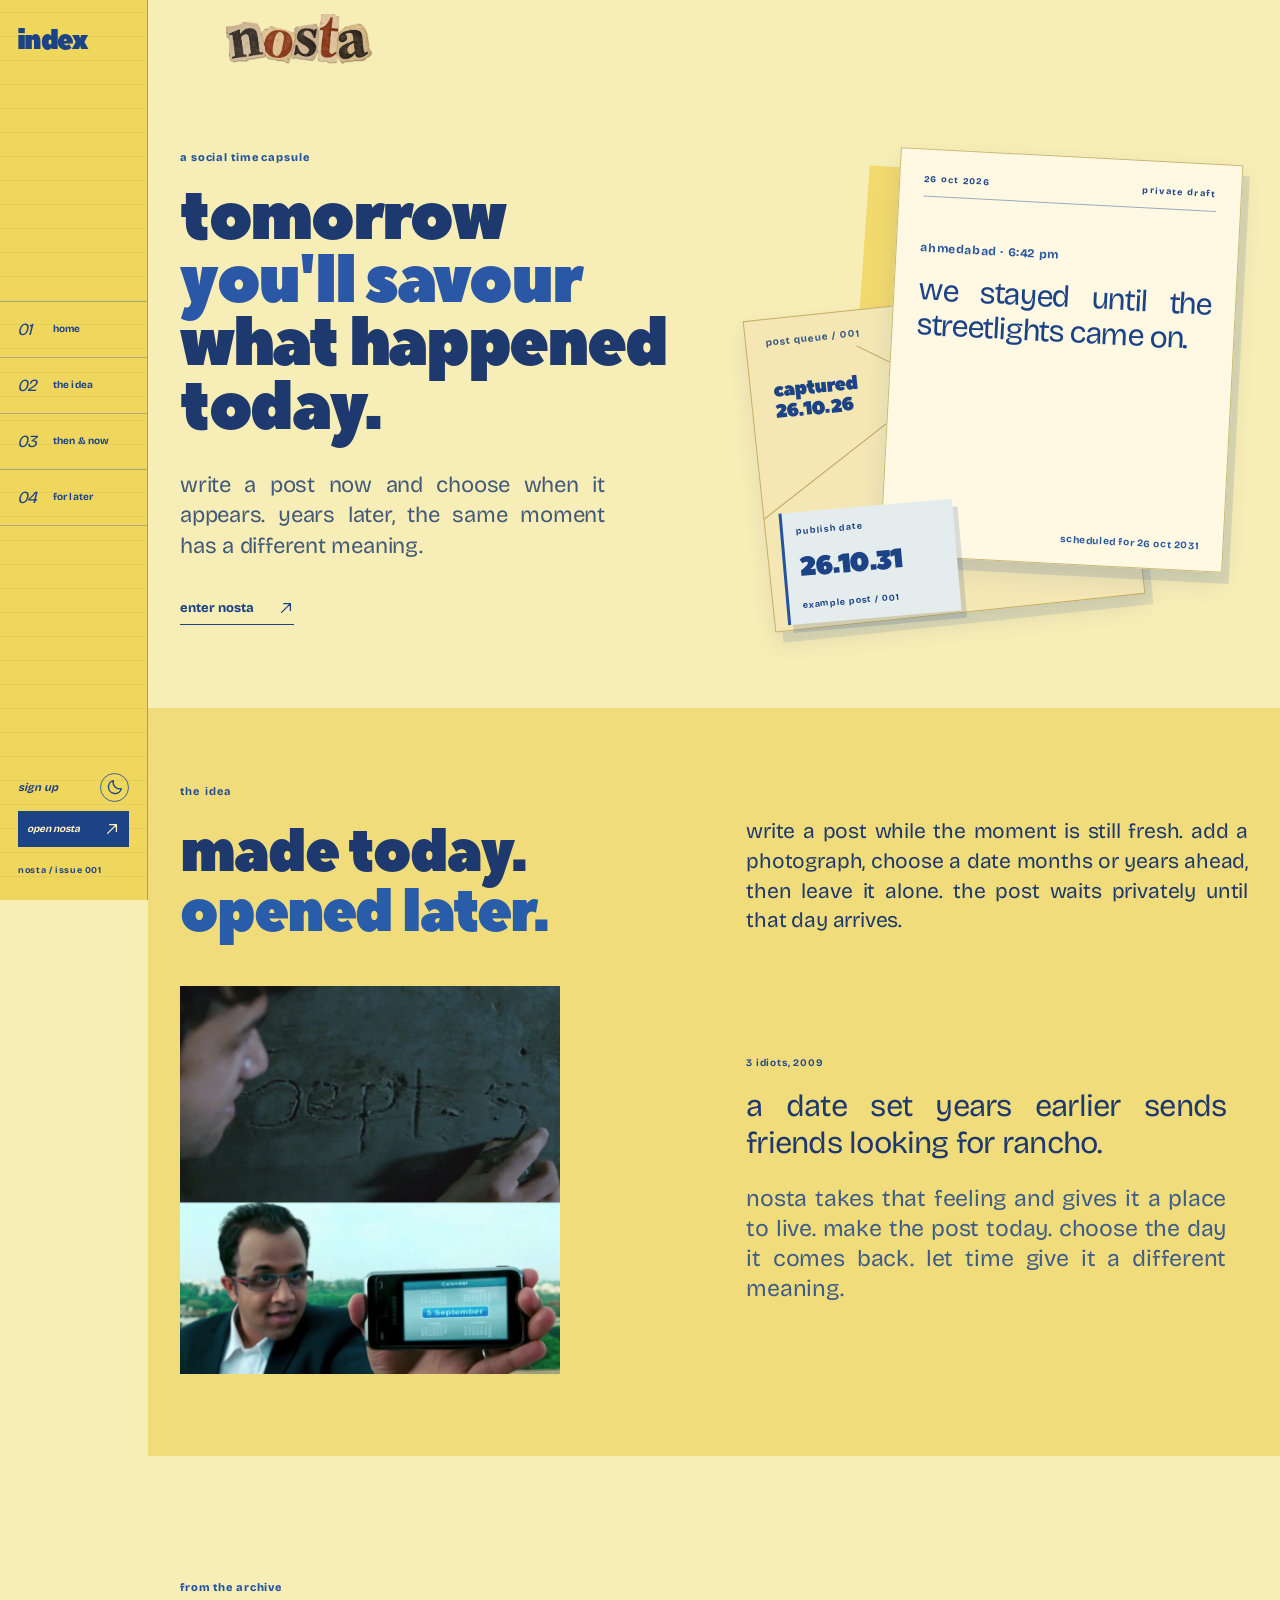
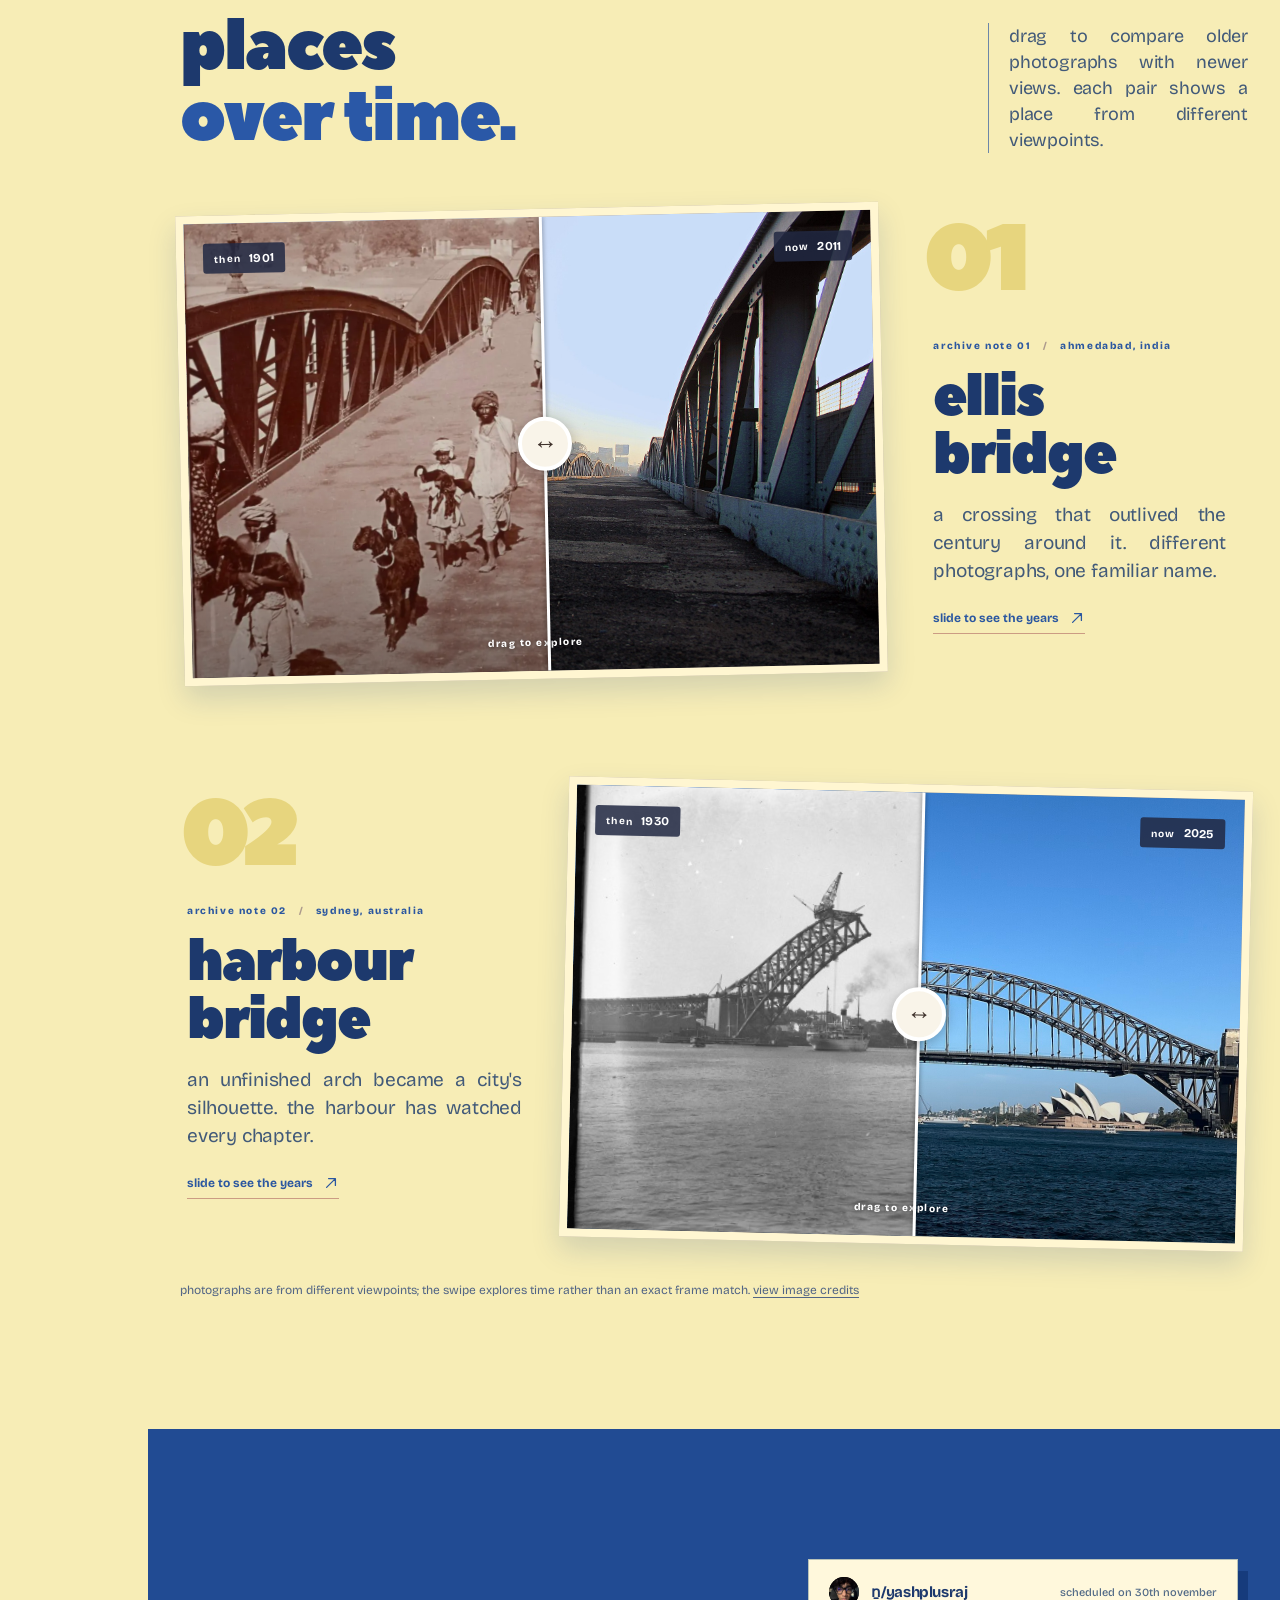
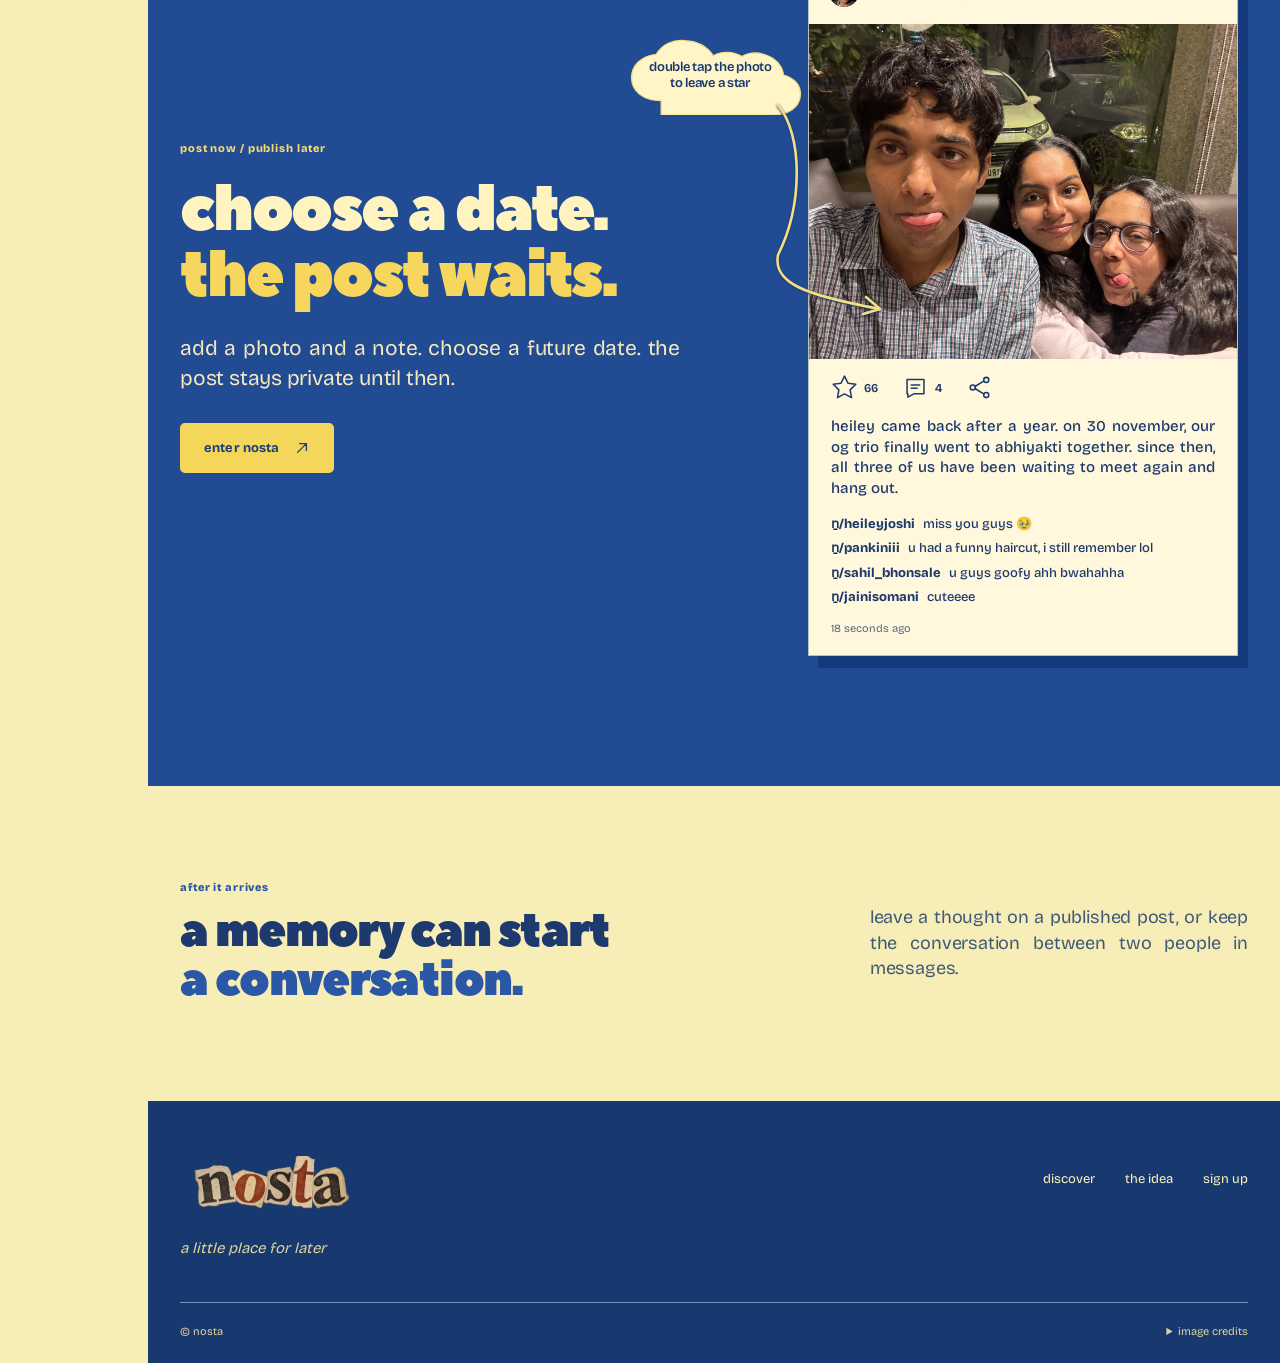
<file: public-site/index.html>
<!doctype html>
<html lang="en">
<head>
  <meta charset="utf-8">
  <meta name="viewport" content="width=device-width, initial-scale=1">
  <meta name="theme-color" content="#f7edb6">
  <meta name="description" content="nosta is a place to capture today and rediscover tomorrow.">
  <title>nosta</title>
  <link rel="icon" href="./favicon.svg" type="image/svg+xml">
  <script src="./theme.js"></script>
  <link rel="stylesheet" href="./styles.css?v=11">
  <link rel="stylesheet" href="./palette.css?v=2">
  <script src="./main.js?v=3" defer></script>
</head>
<body>
<div class="loading-screen" role="status" aria-live="polite" aria-label="loading nosta">
  <span class="loading-mark"><img src="./assets/nosta-newspaper-logo.png" alt="nosta"></span>
  <span class="loading-caption">a little place for later</span>
  <span class="loading-track" aria-hidden="true"><span></span></span>
</div>
<aside class="theme-rail" aria-label="explore nosta">
  <div class="theme-rail-title"><span>index</span></div>
  <nav class="theme-rail-nav" aria-label="page sections">
    <a href="#top"><span class="rail-number" aria-hidden="true">01</span><span class="rail-label">home</span></a>
    <a href="#the-idea"><span class="rail-number" aria-hidden="true">02</span><span class="rail-label">the idea</span></a>
    <a href="#discover"><span class="rail-number" aria-hidden="true">03</span><span class="rail-label">then & now</span></a>
    <a href="#your-future"><span class="rail-number" aria-hidden="true">04</span><span class="rail-label">for later</span></a>
  </nav>
  <div class="theme-rail-bottom"><div class="rail-controls"><a class="rail-signin" href="./waitlist.html">sign up</a><button class="theme-toggle" type="button" data-theme-toggle aria-label="switch to dark theme" aria-pressed="false" title="switch to dark theme"><span class="theme-icon theme-icon-moon" aria-hidden="true"><svg viewBox="0 0 24 24" width="18" height="18" fill="none" stroke="currentColor" stroke-width="1.8" stroke-linecap="round" stroke-linejoin="round" focusable="false"><path d="M20.4 14.2A8.7 8.7 0 0 1 9.8 3.6 8.7 8.7 0 1 0 20.4 14.2Z"/></svg></span><span class="theme-icon theme-icon-sun" aria-hidden="true"><svg viewBox="0 0 24 24" width="18" height="18" fill="none" stroke="currentColor" stroke-width="1.8" stroke-linecap="round" focusable="false"><circle cx="12" cy="12" r="4"/><path d="M12 2v2M12 20v2M4.93 4.93l1.42 1.42m11.3 11.3 1.42 1.42M2 12h2m16 0h2M4.93 19.07l1.42-1.42m11.3-11.3 1.42-1.42"/></svg></span></button></div><a class="rail-join" href="./waitlist.html">open nosta <svg aria-hidden="true" focusable="false" width="16" height="16" viewBox="0 0 20 20" fill="none"><path d="M4.5 15.5 15.5 4.5M7 4.5h8.5V13" stroke="currentColor" stroke-width="1.6" stroke-linecap="round" stroke-linejoin="round"/></svg></a><small>nosta / issue 001</small></div>
</aside>
<main class="site-shell">
  <header class="site-header" id="top">
    <a class="header-logo" href="./index.html" aria-label="nosta home"><span class="nosta-logo"><img src="./assets/nosta-newspaper-logo.png" alt="nosta"></span></a>
    <div class="mobile-header-actions"><a href="./waitlist.html">sign up</a><button class="theme-toggle" type="button" data-theme-toggle aria-label="switch to dark theme" aria-pressed="false" title="switch to dark theme"><span class="theme-icon theme-icon-moon" aria-hidden="true"><svg viewBox="0 0 24 24" width="18" height="18" fill="none" stroke="currentColor" stroke-width="1.8" stroke-linecap="round" stroke-linejoin="round" focusable="false"><path d="M20.4 14.2A8.7 8.7 0 0 1 9.8 3.6 8.7 8.7 0 1 0 20.4 14.2Z"/></svg></span><span class="theme-icon theme-icon-sun" aria-hidden="true"><svg viewBox="0 0 24 24" width="18" height="18" fill="none" stroke="currentColor" stroke-width="1.8" stroke-linecap="round" focusable="false"><circle cx="12" cy="12" r="4"/><path d="M12 2v2M12 20v2M4.93 4.93l1.42 1.42m11.3 11.3 1.42 1.42M2 12h2m16 0h2M4.93 19.07l1.42-1.42m11.3-11.3 1.42-1.42"/></svg></span></button></div>
  </header>

  <section class="hero section-wrap" aria-labelledby="hero-title">
    <div class="hero-copy">
      <p class="eyebrow">a social time capsule</p>
      <h1 id="hero-title">tomorrow<br><em>you'll savour</em><br>what happened today.</h1>
      <p class="hero-description">write a post now and choose when it appears. years later, the same moment has a different meaning.</p>
      <a class="hero-enter" href="./waitlist.html">enter nosta <svg aria-hidden="true" focusable="false" width="16" height="16" viewBox="0 0 20 20" fill="none"><path d="M4.5 15.5 15.5 4.5M7 4.5h8.5V13" stroke="currentColor" stroke-width="1.6" stroke-linecap="round" stroke-linejoin="round"/></svg></a>
    </div>
    <div class="hero-art" aria-hidden="true">
      <div class="hero-envelope"><span class="envelope-mark">post queue / 001</span><span class="envelope-address">captured<br>26.10.26</span></div>
      <div class="hero-letter"><div class="letter-top"><span>26 oct 2026</span><span>private draft</span></div><p class="letter-salutation">ahmedabad · 6:42 pm</p><p class="letter-body">we stayed until the streetlights came on.</p><span class="letter-signature">scheduled for 26 oct 2031</span></div>
      <div class="hero-ticket"><span>publish date</span><strong>26.10.31</strong><small>example post / 001</small></div>
    </div>
  </section>

  <section class="intro-strip" id="the-idea" aria-labelledby="idea-title">
    <div class="section-wrap intro-strip-inner">
      <div class="intro-lead"><span class="intro-number">the idea</span><h2 id="idea-title">made today.<br><em>opened later.</em></h2></div>
      <div class="intro-copy"><p>write a post while the moment is still fresh. add a photograph, choose a date months or years ahead, then leave it alone. the post waits privately until that day arrives.</p></div>
      <figure class="intro-film">
        <img src="./assets/three-idiots-september-5.jpg" alt="two scenes from 3 idiots: september 5 marked on a wall and shown on a phone calendar" width="800" height="818" loading="lazy">
        <figcaption><span>3 idiots, 2009</span><p>a date set years earlier sends friends looking for rancho.</p><p>nosta takes that feeling and gives it a place to live. make the post today. choose the day it comes back. let time give it a different meaning.</p></figcaption>
      </figure>
    </div>
  </section>

  <section class="discover-section section-wrap" id="discover" aria-labelledby="discover-title">
    <div class="section-heading"><div><p class="eyebrow">from the archive</p><h2 id="discover-title">places<br><em>over time.</em></h2></div><p>drag to compare older photographs with newer views. each pair shows a place from different viewpoints.</p></div>
    <article class="story-card story-card-featured">
      <div class="comparison" data-comparison role="group" aria-label="ellis bridge: compare 1901 and 2011">
        <img class="comparison-image comparison-after" src="./assets/ellis-2011.jpg" alt="ellis bridge in ahmedabad, photographed in 2011" draggable="false">
        <img class="comparison-image comparison-before" src="./assets/ellis-1901.webp" alt="ellis bridge in ahmedabad, photographed around 1901" draggable="false">
        <span class="comparison-pill comparison-pill-before">then <strong>1901</strong></span><span class="comparison-pill comparison-pill-after">now <strong>2011</strong></span>
        <input class="comparison-range" type="range" min="0" max="100" value="52" aria-label="reveal ellis bridge in 1901 or 2011">
        <span class="comparison-divider" aria-hidden="true"></span><span class="comparison-handle" aria-hidden="true">↔</span><span class="comparison-help" aria-hidden="true">drag to explore</span>
      </div>
      <div class="story-details"><div class="story-index">archive note 01 <span>/</span> ahmedabad, india</div><h3>ellis<br>bridge</h3><p>a crossing that outlived the century around it. different photographs, one familiar name.</p><span class="story-tag">slide to see the years <svg aria-hidden="true" focusable="false" width="16" height="16" viewBox="0 0 20 20" fill="none"><path d="M4.5 15.5 15.5 4.5M7 4.5h8.5V13" stroke="currentColor" stroke-width="1.6" stroke-linecap="round" stroke-linejoin="round"/></svg></span></div>
    </article>
    <article class="story-card story-card-secondary">
      <div class="story-details"><div class="story-index">archive note 02 <span>/</span> sydney, australia</div><h3>harbour<br>bridge</h3><p>an unfinished arch became a city's silhouette. the harbour has watched every chapter.</p><span class="story-tag">slide to see the years <svg aria-hidden="true" focusable="false" width="16" height="16" viewBox="0 0 20 20" fill="none"><path d="M4.5 15.5 15.5 4.5M7 4.5h8.5V13" stroke="currentColor" stroke-width="1.6" stroke-linecap="round" stroke-linejoin="round"/></svg></span></div>
      <div class="comparison" data-comparison role="group" aria-label="sydney harbour bridge: compare 1930 and 2025">
        <img class="comparison-image comparison-after" src="./assets/sydney-2025.jpg" alt="sydney harbour bridge photographed in october 2025" draggable="false">
        <img class="comparison-image comparison-before" src="./assets/sydney-1930.jpg" alt="sydney harbour bridge under construction in may 1930" draggable="false">
        <span class="comparison-pill comparison-pill-before">then <strong>1930</strong></span><span class="comparison-pill comparison-pill-after">now <strong>2025</strong></span>
        <input class="comparison-range" type="range" min="0" max="100" value="52" aria-label="reveal sydney harbour bridge in 1930 or 2025">
        <span class="comparison-divider" aria-hidden="true"></span><span class="comparison-handle" aria-hidden="true">↔</span><span class="comparison-help" aria-hidden="true">drag to explore</span>
      </div>
    </article>
    <p class="image-context">photographs are from different viewpoints; the swipe explores time rather than an exact frame match. <a href="#image-credits">view image credits</a></p>
  </section>

  <section class="future-section" id="your-future" aria-labelledby="future-title"><div class="section-wrap future-grid">
    <div class="future-copy"><p class="eyebrow eyebrow-light">post now / publish later</p><h2 id="future-title">choose a date.<br><em>the post waits.</em></h2><p>add a photo and a note. choose a future date. the post stays private until then.</p><a class="button-light" href="./waitlist.html">enter nosta <svg aria-hidden="true" focusable="false" width="16" height="16" viewBox="0 0 20 20" fill="none"><path d="M4.5 15.5 15.5 4.5M7 4.5h8.5V13" stroke="currentColor" stroke-width="1.6" stroke-linecap="round" stroke-linejoin="round"/></svg></a></div>
    <div class="post-demo">
    <div class="post-demo-note" aria-hidden="true"><span class="post-demo-cloud"><svg viewBox="0 0 230 112" preserveAspectRatio="none"><path d="M54 92C32 92 17 79 17 60c0-18 13-31 31-33C55 13 69 6 84 8c16 1 28 9 35 21 11-7 25-6 36 1 8-5 18-6 27-3 15 5 23 16 25 29 13 4 21 14 21 27 0 18-15 29-35 29H54Z"/></svg><span>double tap the photo<br>to leave a star</span></span><svg class="post-demo-arrow" viewBox="0 0 170 230" preserveAspectRatio="none" fill="none"><path d="M10 10C35 40 35 110 10 160C5 188 36 200 112 214"/><path d="m112 214-14-12M112 214l-17 5"/></svg><svg class="post-demo-arrow-mobile" viewBox="0 0 100 175" fill="none"><path d="M12 8C64 34 88 79 59 151"/><path d="m59 151-11-16M59 151l17-8"/></svg></div>
    <article class="post-preview" aria-label="example of a nosta post">
      <header class="post-preview-header"><span class="post-profile" aria-hidden="true"><img src="./assets/nosta-yash-profile.jpg" alt=""></span><span class="post-username">ṉ/yashplusraj</span><span class="post-scheduled">scheduled on 30th november</span></header>
      <div class="post-preview-photo" role="img" aria-label="three friends together at abhiyakti. double tap to leave a star." title="double tap to leave a star">
        <img src="./assets/nosta-trio-abhiyakti.jpg" alt="" loading="lazy">
        <span class="post-star-burst" aria-hidden="true"><svg viewBox="0 0 32 32"><path d="m16 2.5 4.1 8.4 9.3 1.3-6.7 6.6 1.6 9.2L16 23.6 7.7 28l1.6-9.2-6.7-6.6 9.3-1.3L16 2.5Z"/></svg></span>
      </div>
      <div class="post-preview-actions" aria-label="post actions">
        <button class="post-action post-action-star" type="button" data-star-button data-count="66" aria-label="star this post" aria-pressed="false"><svg class="star-icon" viewBox="0 0 32 32" aria-hidden="true"><path d="m16 2.5 4.1 8.4 9.3 1.3-6.7 6.6 1.6 9.2L16 23.6 7.7 28l1.6-9.2-6.7-6.6 9.3-1.3L16 2.5Z"/></svg><span class="post-action-count" hidden></span></button>
        <button class="post-action" type="button" data-post-action="comment" data-count="4" aria-label="view 4 comments"><svg viewBox="0 0 32 32" aria-hidden="true"><path d="M6 6.5h20v17H14l-7 4v-4H6z"/><path d="M11 13h10M11 17h7"/></svg><span class="post-action-count" hidden></span></button>
        <button class="post-action" type="button" data-post-action="share" data-count="0" aria-label="share this post"><svg viewBox="0 0 32 32" aria-hidden="true"><circle cx="8" cy="16" r="3"/><circle cx="24" cy="7" r="3"/><circle cx="24" cy="25" r="3"/><path d="m11 14.5 10-6M11 17.5l10 6"/></svg><span class="post-action-count" hidden></span></button>
      </div>
      <div class="post-preview-content"><p class="post-preview-caption">heiley came back after a year. on 30 november, our og trio finally went to abhiyakti together. since then, all three of us have been waiting to meet again and hang out.</p><div class="post-preview-comments" aria-label="comments on this post" tabindex="-1"><p><strong>ṉ/heileyjoshi</strong> miss you guys 🥹</p><p><strong>ṉ/pankiniii</strong> u had a funny haircut, i still remember lol</p><p><strong>ṉ/sahil_bhonsale</strong> u guys goofy ahh bwahahha</p><p><strong>ṉ/jainisomani</strong> cuteeee</p></div><p class="post-preview-time">18 seconds ago</p><p class="post-preview-feedback" role="status" aria-live="polite" hidden></p></div>
    </article>
    </div>
    <a class="future-mobile-cta button-light" href="./waitlist.html">enter nosta <svg aria-hidden="true" focusable="false" width="16" height="16" viewBox="0 0 20 20" fill="none"><path d="M4.5 15.5 15.5 4.5M7 4.5h8.5V13" stroke="currentColor" stroke-width="1.6" stroke-linecap="round" stroke-linejoin="round"/></svg></a>
  </div></section>

  <section class="connection-section section-wrap" aria-labelledby="connection-title"><div><p class="eyebrow">after it arrives</p><h2 id="connection-title">a memory can start<br><em>a conversation.</em></h2></div><p>leave a thought on a published post, or keep the conversation between two people in messages.</p></section>

  <footer class="site-footer" id="image-credits"><div class="section-wrap footer-main"><div><span class="nosta-logo"><img src="./assets/nosta-newspaper-logo.png" alt="nosta"></span><p>a little place for later</p></div><div class="footer-links"><a href="#discover">discover</a><a href="#the-idea">the idea</a><a href="./waitlist.html">sign up</a></div></div><div class="section-wrap footer-credits"><span>© nosta</span><details><summary>image credits</summary><p><em>3 idiots</em> film scenes: © <a href="https://vinodchoprafilms.com/movies/3-idiots/" target="_blank" rel="noreferrer">vinod chopra films</a>; image composition from a <a href="https://www.linkedin.com/posts/rudranilbhattacharjee_3idiots-agenticai-softwareengineering-activity-7369716349708787715-qBpE" target="_blank" rel="noreferrer">public post</a>. ellis bridge, 1901: <a href="https://oldpik.com/en/picture/_QdSI2jMEpo" target="_blank" rel="noreferrer">oldpik collection</a>. ellis bridge, 2011: <a href="https://commons.wikimedia.org/wiki/File:Old_bridge_of_ahmedabad.JPG" target="_blank" rel="noreferrer">glitterchirag / wikimedia commons</a>, cc by-sa 3.0. sydney, 1930: <a href="https://commons.wikimedia.org/wiki/File:Sydney_Harbour_Bridge_under_construction_(7606868638).jpg" target="_blank" rel="noreferrer">samuel j. hood studio / australian national maritime museum</a>. sydney, 2025: <a href="https://commons.wikimedia.org/wiki/File:Sydney_Harbour_Bridge-16_October_2025.jpg" target="_blank" rel="noreferrer">servite et contribuere / wikimedia commons</a>, cc0.</p></details></div></footer>
</main>
</body>
</html>
</file>
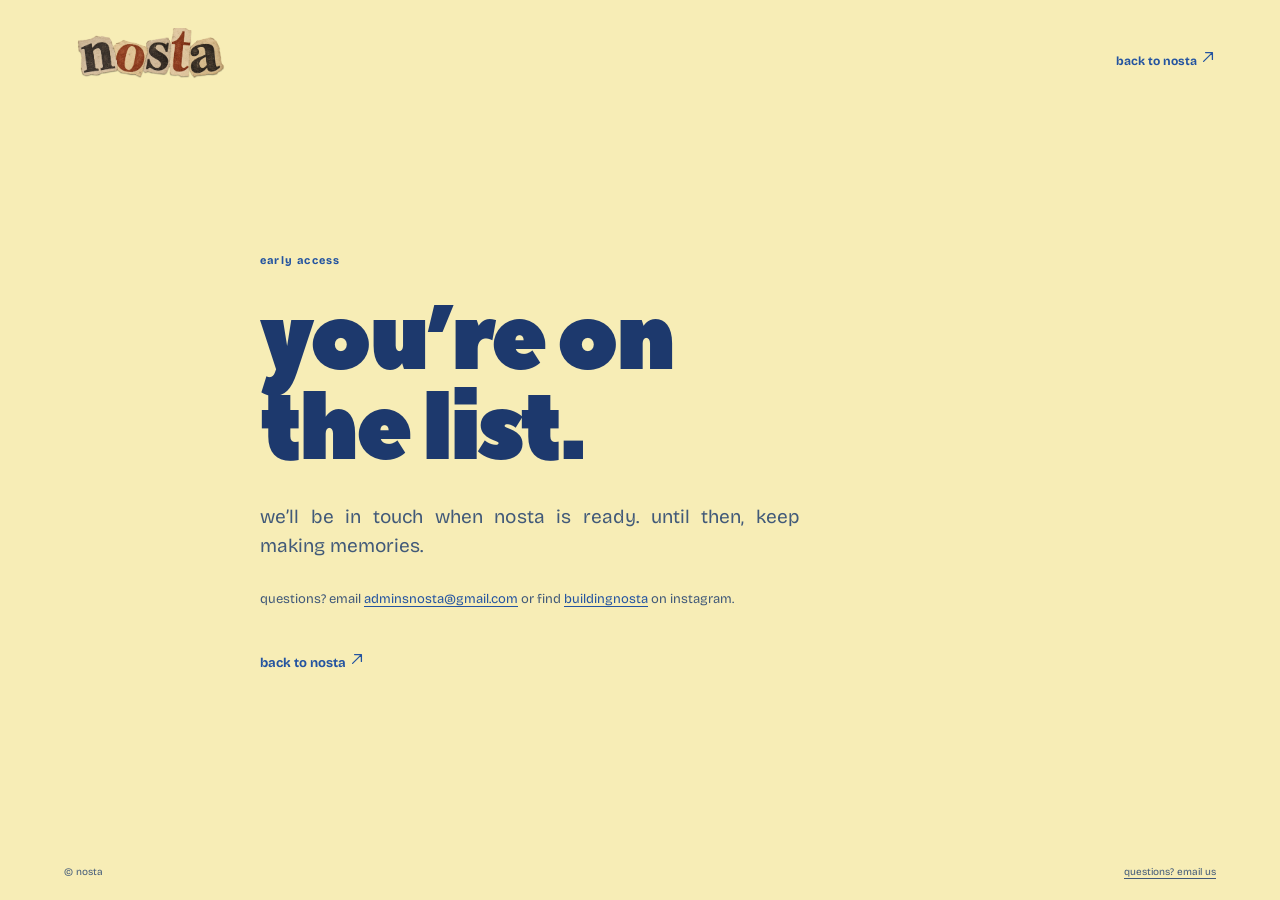
<file: public-site/thanks.html>
<!doctype html>
<html lang="en">
<head>
  <meta charset="utf-8">
  <meta name="viewport" content="width=device-width, initial-scale=1">
  <meta name="theme-color" content="#f7edb6">
  <meta name="description" content="thanks for joining the nosta waitlist.">
  <title>nosta</title>
  <link rel="icon" href="./favicon.svg" type="image/svg+xml">
  <script src="./theme.js"></script>
  <link rel="stylesheet" href="./styles.css">
  <link rel="stylesheet" href="./palette.css">
  <link rel="stylesheet" href="./waitlist.css">
</head>
<body class="waitlist-body">
  <header class="waitlist-header">
    <a href="./index.html" aria-label="nosta home"><span class="nosta-logo"><img src="./assets/nosta-newspaper-logo.png" alt="nosta"></span></a>
    <a class="waitlist-back" href="./index.html">back to nosta <svg aria-hidden="true" focusable="false" width="16" height="16" viewBox="0 0 20 20" fill="none"><path d="M4.5 15.5 15.5 4.5M7 4.5h8.5V13" stroke="currentColor" stroke-width="1.6" stroke-linecap="round" stroke-linejoin="round"/></svg></a>
  </header>
  <main class="thanks-main">
    <p class="waitlist-eyebrow">early access</p>
    <h1>you’re on<br>the list.</h1>
    <p>we’ll be in touch when nosta is ready. until then, keep making memories.</p>
    <p class="thanks-contact">questions? email <a href="mailto:adminsnosta@gmail.com">adminsnosta@gmail.com</a> or find <a href="https://www.instagram.com/buildingnosta/" target="_blank" rel="noopener noreferrer">buildingnosta</a> on instagram.</p>
    <a class="waitlist-back" href="./index.html">back to nosta <svg aria-hidden="true" focusable="false" width="16" height="16" viewBox="0 0 20 20" fill="none"><path d="M4.5 15.5 15.5 4.5M7 4.5h8.5V13" stroke="currentColor" stroke-width="1.6" stroke-linecap="round" stroke-linejoin="round"/></svg></a>
  </main>
  <footer class="waitlist-footer"><span>© nosta</span><a href="mailto:adminsnosta@gmail.com?subject=nosta%20question">questions? email us</a></footer>
</body>
</html>
</file>
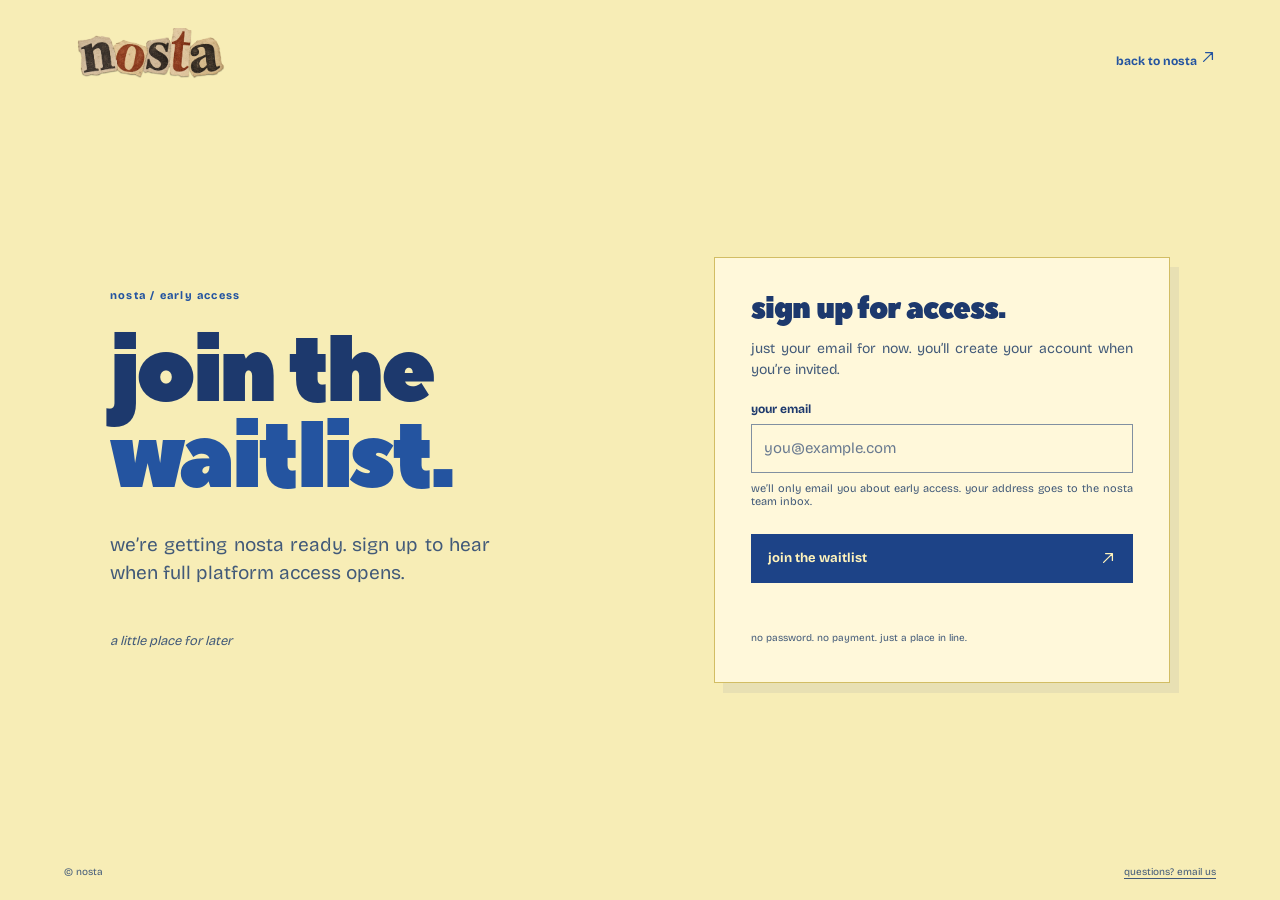
<file: public-site/waitlist.html>
<!doctype html>
<html lang="en">
<head>
  <meta charset="utf-8">
  <meta name="viewport" content="width=device-width, initial-scale=1">
  <meta name="theme-color" content="#f7edb6">
  <meta name="description" content="join the nosta waitlist for access to a social home for future memories.">
  <title>nosta</title>
  <link rel="icon" href="./favicon.svg" type="image/svg+xml">
  <script src="./theme.js"></script>
  <link rel="stylesheet" href="./styles.css">
  <link rel="stylesheet" href="./palette.css">
  <link rel="stylesheet" href="./waitlist.css">
  <script src="./waitlist.js" defer></script>
</head>
<body class="waitlist-body">
  <header class="waitlist-header">
    <a href="./index.html" aria-label="nosta home"><span class="nosta-logo"><img src="./assets/nosta-newspaper-logo.png" alt="nosta"></span></a>
    <a class="waitlist-back" href="./index.html">back to nosta <svg aria-hidden="true" focusable="false" width="16" height="16" viewBox="0 0 20 20" fill="none"><path d="M4.5 15.5 15.5 4.5M7 4.5h8.5V13" stroke="currentColor" stroke-width="1.6" stroke-linecap="round" stroke-linejoin="round"/></svg></a>
  </header>

  <main class="waitlist-main">
    <section class="waitlist-intro" aria-labelledby="waitlist-title">
      <p class="waitlist-eyebrow">nosta / early access</p>
      <h1 id="waitlist-title">join the<br><em>waitlist.</em></h1>
      <p class="waitlist-description">we’re getting nosta ready. sign up to hear when full platform access opens.</p>
      <p class="waitlist-small-note">a little place for later</p>
    </section>

    <section class="waitlist-signup" aria-labelledby="signup-title">
      <div id="waitlist-entry">
        <h2 id="signup-title">sign up for access.</h2>
        <p class="waitlist-form-copy">just your email for now. you’ll create your account when you’re invited.</p>
        <form id="waitlist-form" action="https://formsubmit.co/adminsnosta@gmail.com" method="POST">
          <input type="hidden" name="_subject" value="you’re on the nosta waitlist">
          <input type="hidden" name="_template" value="table">
          <input type="hidden" name="_autoresponse" value="hi,&#10;&#10;thanks for joining nosta. your email is on our early access list. we’ll write to you when the platform is ready.&#10;&#10;until then, keep making memories.&#10;&#10;questions? email us at adminsnosta@gmail.com or find us on instagram: https://www.instagram.com/buildingnosta/&#10;&#10;team nosta">
          <input type="hidden" name="_next" id="waitlist-next">
          <input type="hidden" name="_url" id="waitlist-url">
          <label for="waitlist-email">your email</label>
          <input id="waitlist-email" name="email" type="email" autocomplete="email" autocapitalize="none" spellcheck="false" maxlength="254" placeholder="you@example.com" required>
          <input class="waitlist-honey" name="_honey" type="text" tabindex="-1" autocomplete="off" aria-hidden="true">
          <p class="waitlist-email-note">we’ll only email you about early access. your address goes to the nosta team inbox.</p>
          <button id="waitlist-submit" type="submit"><span>join the waitlist</span><svg aria-hidden="true" focusable="false" width="16" height="16" viewBox="0 0 20 20" fill="none"><path d="M4.5 15.5 15.5 4.5M7 4.5h8.5V13" stroke="currentColor" stroke-width="1.6" stroke-linecap="round" stroke-linejoin="round"/></svg></button>
        </form>
        <p class="waitlist-no-password">no password. no payment. just a place in line.</p>
      </div>
    </section>
  </main>

  <footer class="waitlist-footer"><span>© nosta</span><a href="mailto:adminsnosta@gmail.com?subject=nosta%20question">questions? email us</a></footer>
</body>
</html>
</file>
<file: public-site/styles.css>
@font-face{font-family:Newsreader;src:url('./assets/newsreader-roman.woff2') format('woff2');font-style:normal;font-weight:200 800;font-display:swap}
@font-face{font-family:Newsreader;src:url('./assets/newsreader-italic.woff2') format('woff2');font-style:italic;font-weight:200 800;font-display:swap}
@font-face{font-family:IBMPlexSans;src:url('./assets/ibm-plex-sans-latin-ext.woff2') format('woff2');font-style:normal;font-weight:400 700;font-display:swap;unicode-range:U+0100-024F,U+1E00-1EFF}
@font-face{font-family:IBMPlexSans;src:url('./assets/ibm-plex-sans-variable.woff2') format('woff2');font-style:normal;font-weight:400 700;font-display:swap;unicode-range:U+0000-00FF,U+2000-206F,U+20AC,U+2122,U+2191-2193}
@font-face{font-family:DMSans;src:url('./assets/dm-sans-latin-ext.woff2') format('woff2');font-style:normal;font-weight:400 700;font-display:swap;unicode-range:U+0100-024F,U+1E00-1EFF}
@font-face{font-family:DMSans;src:url('./assets/dm-sans-latin.woff2') format('woff2');font-style:normal;font-weight:400 700;font-display:swap;unicode-range:U+0000-00FF,U+2000-206F,U+20AC,U+2122,U+2191-2193}
@font-face{font-family:OpenSauceSans;src:url('./assets/open-sauce-sans-regular.woff2') format('woff2');font-style:normal;font-weight:400;font-display:swap}
@font-face{font-family:OpenSauceSans;src:url('./assets/open-sauce-sans-italic.woff2') format('woff2');font-style:italic;font-weight:400;font-display:swap}
@font-face{font-family:OpenSauceSans;src:url('./assets/open-sauce-sans-semibold.woff2') format('woff2');font-style:normal;font-weight:600;font-display:swap}
@font-face{font-family:OpenSauceSans;src:url('./assets/open-sauce-sans-bold.woff2') format('woff2');font-style:normal;font-weight:700;font-display:swap}
@font-face{font-family:OpenSauceSans;src:url('./assets/open-sauce-sans-extrabold.woff2') format('woff2');font-style:normal;font-weight:800;font-display:swap}
@font-face{font-family:PeaceSans;src:url('./assets/peace-sans.woff2') format('woff2');font-style:normal;font-weight:700;font-display:swap}
@font-face{font-family:BricolageGrotesque;src:url('./assets/bricolage-grotesque-latin-ext.woff2') format('woff2');font-style:normal;font-weight:200 800;font-display:swap;unicode-range:U+0100-02BA,U+02BD-02C5,U+02C7-02CC,U+02CE-02D7,U+02DD-02FF,U+0304,U+0308,U+0329,U+1D00-1DBF,U+1E00-1E9F,U+1EF2-1EFF,U+2020,U+20A0-20AB,U+20AD-20C0,U+2113,U+2C60-2C7F,U+A720-A7FF}
@font-face{font-family:BricolageGrotesque;src:url('./assets/bricolage-grotesque-latin.woff2') format('woff2');font-style:normal;font-weight:200 800;font-display:swap;unicode-range:U+0000-00FF,U+0131,U+0152-0153,U+02BB-02BC,U+02C6,U+02DA,U+0304,U+0308,U+0329,U+2000-206F,U+20AC,U+2122,U+2191,U+2193,U+2212,U+2215,U+FEFF,U+FFFD}
:root{--paper:#f7f1e7;--paper-deep:#efe5d6;--ink:#28221e;--muted:#6d645c;--rust:#a9432b;--rust-dark:#86341f;--gold:#eab772;--line:#d9cebf;--serif:Newsreader,Georgia,serif;--editorial:Newsreader,Georgia,serif;--sans:IBMPlexSans,Arial,Helvetica,sans-serif}
*{box-sizing:border-box}
html{scroll-behavior:smooth}
body{margin:0;background:var(--paper);color:var(--ink);font-family:var(--sans);-webkit-font-smoothing:antialiased}
a{color:inherit;text-decoration:none}
button,input{font:inherit}
.site-shell{overflow:hidden}
.section-wrap{width:min(100% - 64px,1220px);margin-inline:auto}
.announcement-bar{height:31px;display:flex;align-items:center;justify-content:center;gap:13px;background:#80311f;color:#f8e8d4;font-size:10px;font-weight:700;letter-spacing:.22em;text-transform:uppercase}
.announcement-bar span{font-size:13px;color:#e5ae70;line-height:1}
.site-header{height:86px;display:flex;align-items:center;justify-content:space-between;padding:0 clamp(28px,5vw,80px);border-bottom:1px solid var(--line);background:#fbf7ef;position:relative;z-index:10}
.header-logo{display:inline-flex;align-items:center;min-width:180px}
.nosta-logo{display:inline-flex;align-items:baseline;position:relative;font:700 47px/.85 var(--serif);letter-spacing:-.095em;color:var(--rust);white-space:nowrap;text-shadow:.6px .6px 0 #702516}
.nosta-logo span{display:inline-block}
.nosta-logo span:nth-child(1){transform:rotate(-7deg) translateY(1px);font-size:1.15em;margin-right:.015em}
.nosta-logo span:nth-child(2){transform:rotate(7deg) translateY(-1px)}
.nosta-logo span:nth-child(3){transform:rotate(-4deg) translateY(2px)}
.nosta-logo span:nth-child(4){transform:rotate(3deg)}
.nosta-logo span:nth-child(5){transform:rotate(-6deg) translateY(2px)}
.nosta-logo i{font:normal 16px/1 var(--editorial);letter-spacing:0;position:absolute;right:-20px;top:0;color:#cf7a3a;transform:rotate(12deg)}
.nosta-logo-light{color:#f7e8d0;text-shadow:.6px .6px 0 #d2a688}
.nosta-logo{width:164px;line-height:1}
.nosta-logo img{display:block;width:100%;height:auto}
.main-nav{display:flex;gap:37px;align-items:center;margin-left:30px}
.main-nav a{font-size:13px;font-weight:600;color:#534940;transition:color .2s}
.main-nav a:hover,.header-signin:hover,.footer-links a:hover{color:var(--rust)}
.header-actions{display:flex;align-items:center;justify-content:flex-end;gap:25px;min-width:180px}
.header-signin,.header-user{font-size:13px;font-weight:700;white-space:nowrap}
.header-join,.button-primary,.button-light{display:inline-flex;align-items:center;justify-content:center;gap:15px;border-radius:5px;font-size:13px;font-weight:700;letter-spacing:.01em;transition:transform .2s,background .2s,box-shadow .2s}
.header-join{background:var(--rust);color:white;padding:13px 18px}
.header-join:hover,.button-primary:hover{background:var(--rust-dark);transform:translateY(-2px);box-shadow:0 7px 18px #8b3a2530}
.hero{min-height:600px;display:grid;grid-template-columns:47% 53%;align-items:center;padding-top:45px;padding-bottom:65px}
.hero-copy{position:relative;z-index:2;padding-bottom:20px}
.eyebrow{display:flex;align-items:center;gap:9px;margin:0 0 23px;color:var(--rust);font-size:11px;font-weight:800;letter-spacing:.18em}
.eyebrow-dot{width:7px;height:7px;flex:0 0 7px;border-radius:50%;background:currentColor}
h1,h2,h3,p{margin-top:0}
.hero h1,.section-heading h2,.future-copy h2,.connection-section h2,.story-details h3,.memory-body h3,.login-copy h1,.login-card h2{font-family:var(--serif);font-weight:700}
.hero h1{font-size:clamp(56px,6vw,91px);line-height:1.02;letter-spacing:-.07em;max-width:600px;margin:0 0 25px}
em{font-style:normal;color:var(--rust)}
.hero-description{font-size:17px;line-height:1.7;color:var(--muted);max-width:480px;margin-bottom:29px}
.hero-cta-row{display:flex;align-items:center;gap:29px;flex-wrap:wrap}
.button-primary{background:var(--rust);color:#fff;padding:17px 24px}
.text-link{display:inline-flex;align-items:center;gap:10px;color:var(--ink);font-size:13px;font-weight:700;border-bottom:1px solid #8d7764;padding:8px 0}
.text-link:hover{color:var(--rust);border-color:var(--rust)}
.hero-footnote{display:flex;align-items:center;gap:9px;margin-top:48px;color:#85776a;font-family:var(--editorial);font-style:italic;font-size:13px}
.hero-footnote span{font-style:normal;color:var(--rust);font-size:20px}
.hero-art{height:500px;position:relative;margin-left:15px}
.hero-art:before{content:"";position:absolute;width:390px;height:390px;border-radius:50%;background:#ecd6b8;left:12%;top:7%}
.hero-photo{position:absolute;border:9px solid #fffaf1;box-shadow:0 20px 35px #5c463227;overflow:hidden;background:#dfd0bf}
.hero-photo img{width:100%;height:100%;object-fit:cover;display:block}
.hero-photo-back{width:60%;height:340px;left:0;top:35px;transform:rotate(-8deg)}
.hero-photo-front{width:64%;height:350px;right:0;top:94px;transform:rotate(7deg)}
.hero-photo-front img{object-position:53% center}
.photo-stamp{position:absolute;right:12px;bottom:12px;display:inline-block;background:#f9f2e6;color:#8a442f;padding:7px 11px;font:italic 16px var(--editorial);transform:rotate(-6deg)}
.hero-doodle{position:absolute;color:#b55231;z-index:3}
.hero-doodle-one{font-size:56px;right:4%;top:12px}.hero-doodle-two{font-size:29px;left:4%;bottom:16px}
.hero-paper-label{position:absolute;z-index:4;left:26%;bottom:4px;transform:rotate(-7deg);background:#eebf7c;color:#5f2e1e;padding:15px 26px;text-align:center;box-shadow:4px 6px 0 #b8824f44;font:italic 17px/1.15 var(--editorial)}
.intro-strip{background:#e9d8bd;border-top:1px solid #d7bd99;border-bottom:1px solid #d7bd99}
.intro-strip-inner{min-height:126px;display:flex;align-items:center;gap:55px}
.intro-number{font-size:11px;letter-spacing:.16em;font-weight:800;color:var(--rust);white-space:nowrap}
.intro-strip p{margin:0;font:700 clamp(20px,2.4vw,30px)/1.3 var(--serif);letter-spacing:-.025em}
.intro-strip p span{color:var(--rust)}
.intro-flower{margin-left:auto;color:var(--rust);font-size:50px;line-height:1}
.discover-section{padding-top:95px;padding-bottom:100px}
.section-heading{display:flex;justify-content:space-between;align-items:end;gap:30px;margin-bottom:38px}
.section-heading .eyebrow{margin-bottom:18px}
.section-heading h2{font-size:clamp(36px,4vw,56px);line-height:1.12;letter-spacing:-.05em;margin:0}
.section-heading>p{max-width:245px;margin:0 0 5px;color:var(--muted);font-size:14px;line-height:1.6}
.story-card{display:grid;border:1px solid #dfd5c8;background:#fcf9f2;box-shadow:0 15px 35px #71563c0d;overflow:hidden}
.story-card-featured{grid-template-columns:1.55fr 1fr;min-height:500px}
.story-card-secondary{grid-template-columns:.9fr 1.25fr;min-height:410px;margin-top:23px}
.story-details{display:flex;flex-direction:column;align-items:flex-start;justify-content:center;padding:clamp(28px,4vw,55px)}
.story-index{color:var(--rust);font-size:10px;font-weight:800;letter-spacing:.16em;margin-bottom:30px}
.story-index span{padding:0 8px;color:#ad9b8d}
.story-details h3{font-size:clamp(32px,3.3vw,48px);line-height:1.08;letter-spacing:-.055em;margin-bottom:18px}
.story-details p{max-width:335px;color:var(--muted);font-size:15px;line-height:1.75;margin-bottom:25px}
.story-tag{display:inline-flex;align-items:center;gap:10px;color:var(--rust);font-size:12px;font-weight:700;border-bottom:1px solid #cb9c84;padding-bottom:7px}
.comparison{position:relative;min-height:400px;overflow:hidden;background:#b5a899;isolation:isolate;touch-action:pan-y}
.comparison-image{position:absolute;inset:0;width:100%;height:100%;object-fit:cover;user-select:none;pointer-events:none}
.comparison-before{z-index:1;object-position:center center}
.comparison-after{object-position:center center}
.story-card-featured .comparison-before{object-position:55% 42%}
.story-card-featured .comparison-after{object-position:53% 50%}
.comparison:after{content:"";position:absolute;inset:55% 0 0;background:linear-gradient(transparent,#0005);pointer-events:none;z-index:2}
.comparison-pill{position:absolute;top:20px;z-index:3;padding:8px 11px;border-radius:3px;background:#241c1cb8;color:white;font-size:10px;font-weight:700;letter-spacing:.12em;pointer-events:none}
.comparison-pill strong{margin-left:5px;font-size:12px;letter-spacing:.02em}
.comparison-pill-before{left:19px}.comparison-pill-after{right:19px}
.comparison-range{position:absolute;inset:0;z-index:7;width:100%;height:100%;margin:0;opacity:0;cursor:ew-resize;touch-action:none}
.comparison-divider{position:absolute;top:0;bottom:0;width:3px;background:#fff;z-index:4;transform:translateX(-50%);pointer-events:none;box-shadow:0 0 5px #0007}
.comparison-handle{position:absolute;top:50%;z-index:5;transform:translate(-50%,-50%);display:grid;place-items:center;width:54px;height:54px;border:4px solid #fff;border-radius:50%;background:#f9f4e9;color:#3e312b;box-shadow:0 3px 14px #0004;pointer-events:none}
.comparison-range:focus-visible~.comparison-handle{outline:4px solid var(--gold);outline-offset:5px}
.comparison-help{position:absolute;bottom:22px;left:50%;transform:translateX(-50%);z-index:3;color:white;font-size:10px;font-weight:800;letter-spacing:.15em;white-space:nowrap;text-shadow:0 1px 4px #0008;pointer-events:none}
.image-context{color:#85796c;font-size:12px;line-height:1.5;margin:17px 0 0}.image-context a{text-decoration:underline;text-underline-offset:3px}
.future-section{background:#813722;color:#f8ecdc;padding:100px 0 105px;position:relative;overflow:hidden}
.future-section:before{content:"✳";position:absolute;right:-60px;top:-80px;font:400 420px/.8 var(--editorial);color:#ffffff0b}
.future-grid{position:relative;display:grid;grid-template-columns:1fr 1fr;align-items:center;gap:90px}
.eyebrow-light{color:#eac492}
.future-copy h2{max-width:570px;font-size:clamp(45px,5vw,69px);line-height:1.1;letter-spacing:-.055em;margin-bottom:24px}
.future-copy h2 em{color:#f3b879}
.future-copy>p:not(.eyebrow){max-width:500px;color:#ecd2bc;font-size:17px;line-height:1.72;margin-bottom:29px}
.button-light{padding:17px 24px;background:#f5ebdc;color:#76321f}.button-light:hover{background:#fff6e9;transform:translateY(-2px)}
.memory-card{width:min(100%,420px);margin:auto;background:#fbf5e9;color:var(--ink);border:10px solid #fbf5e9;box-shadow:18px 20px 0 #5b241633,0 25px 55px #2b130e4d;transform:rotate(4deg)}
.memory-card-top{height:55px;display:flex;align-items:center;gap:11px;color:#654739;font-size:10px;letter-spacing:.15em;font-weight:800;padding:0 12px}
.memory-icon{width:30px;height:30px;border-radius:50%;display:grid;place-items:center;background:#ebd4b7;color:var(--rust)}
.memory-more{margin-left:auto;letter-spacing:.2em}
.memory-image{height:205px;overflow:hidden}.memory-image img{width:100%;height:100%;object-fit:cover}
.memory-body{padding:24px 20px 15px}.memory-date{display:flex;align-items:center;gap:7px;color:var(--rust);font-size:10px;font-weight:800;letter-spacing:.12em}
.memory-body h3{font-size:31px;letter-spacing:-.05em;margin:15px 0 4px}.memory-body p{font-size:13px;color:#796a5d;margin:0}.memory-divider{height:1px;background:#dfd4c5;margin:22px 0 15px}.memory-bottom{display:flex;align-items:center;justify-content:space-between;color:#7d6f64;font-size:11px}.memory-bottom span:first-child{display:flex;align-items:center;gap:6px}.memory-lock{font-size:22px;color:var(--rust)}
.connection-section{display:grid;grid-template-columns:65px 1.5fr .8fr;align-items:center;gap:28px;padding-top:84px;padding-bottom:84px}
.connection-icon{height:55px;width:55px;display:grid;place-items:center;border:1px solid #c9a992;border-radius:50%;color:var(--rust)}
.connection-section .eyebrow{margin-bottom:13px}.connection-section h2{font-size:clamp(29px,3.4vw,46px);line-height:1.16;letter-spacing:-.05em;margin:0;max-width:580px}.connection-section>p{color:var(--muted);font-size:14px;line-height:1.7;margin:0}
.site-footer{background:#322820;color:#ede0cd;padding:55px 0 25px}.footer-main{display:flex;align-items:start;justify-content:space-between;gap:30px;padding-bottom:45px}.footer-main p{font:italic 15px var(--editorial);color:#c7b09a;margin:18px 0 0}.footer-links{display:flex;gap:30px;padding-top:15px;font-size:13px}.footer-credits{border-top:1px solid #6f5a4a;padding-top:22px;display:flex;justify-content:space-between;gap:25px;color:#bea995;font-size:11px}.footer-credits details{max-width:770px;text-align:right}.footer-credits summary{cursor:pointer}.footer-credits p{line-height:1.6;margin-top:12px}.footer-credits a{text-decoration:underline}

/* Sign in */
.login-page{min-height:100vh;display:grid;grid-template-columns:1fr 1fr;background:var(--paper)}
.login-visual{position:relative;padding:38px clamp(35px,6vw,90px);background:#813722;color:#f7ecdf;display:flex;flex-direction:column;justify-content:space-between;overflow:hidden}
.login-visual:after{content:"✳";position:absolute;right:-110px;bottom:-150px;font:400 550px/.8 var(--editorial);color:#ffffff0d}
.login-visual .nosta-logo{position:relative;z-index:2}
.login-copy{position:relative;z-index:2;max-width:580px;padding-bottom:20px}.login-copy .eyebrow{color:#e7ba80}.login-copy h1{font-size:clamp(48px,5.5vw,76px);line-height:1.06;letter-spacing:-.06em;margin-bottom:20px}.login-copy h1 em{color:#e9b777}.login-copy p:last-child{max-width:420px;font-size:17px;line-height:1.7;color:#ead1be}
.login-photo{position:relative;z-index:2;width:min(100%,390px);height:180px;overflow:hidden;border:7px solid #f9ede0;transform:rotate(-4deg);box-shadow:0 12px 20px #32180f4a}.login-photo img{width:100%;height:100%;object-fit:cover}
.login-right{display:flex;flex-direction:column;align-items:center;justify-content:center;padding:50px 30px;position:relative}.login-back{position:absolute;left:45px;top:42px;color:#796b5e;font-size:13px}.login-back:hover{color:var(--rust)}
.login-card{width:min(100%,420px);background:#fffaf2;border:1px solid #e1d3c2;padding:45px;box-shadow:0 15px 35px #71563c13}
.login-card .eyebrow{margin-bottom:17px}.login-card h2{font-size:47px;line-height:1.08;letter-spacing:-.055em;margin-bottom:17px}.login-card>p:not(.eyebrow){font-size:15px;line-height:1.65;color:#75695f;margin-bottom:28px}.auth-button{display:flex;justify-content:center;align-items:center;gap:12px;width:100%;background:var(--rust);color:white;padding:16px 18px;border-radius:4px;font-size:14px;font-weight:700}.auth-button:hover{background:var(--rust-dark)}.auth-note{font-size:12px;color:#8a7a6d;text-align:center;margin:20px 0 0!important}.login-divider{display:flex;align-items:center;gap:12px;color:#a29281;margin:27px 0;font-size:11px;letter-spacing:.12em}.login-divider:before,.login-divider:after{content:"";height:1px;flex:1;background:#d6c8b8}.login-list{padding:0;list-style:none;color:#64594e;font-size:13px;line-height:1.6}.login-list li{display:flex;gap:11px;margin:10px 0}.login-list li span{color:var(--rust)}

@media(max-width:1050px){.main-nav{gap:20px}.hero{grid-template-columns:50% 50%}.hero-art{height:440px}.hero-photo-back{height:300px}.hero-photo-front{height:300px}.story-card-featured{grid-template-columns:1.25fr 1fr}.future-grid{gap:40px}}
@media(max-width:760px){.section-wrap{width:min(100% - 36px,680px)}.announcement-bar{font-size:8px;letter-spacing:.12em}.site-header{height:72px;padding:0 18px}.nosta-logo{width:140px}.main-nav{display:none}.header-logo,.header-actions{min-width:0}.header-signin,.header-user{display:none}.header-join{padding:11px 13px;font-size:12px}.hero{display:flex;flex-direction:column;align-items:stretch;padding-top:70px;padding-bottom:50px}.hero h1{font-size:clamp(51px,12vw,74px)}.hero-description{font-size:16px}.hero-footnote{margin-top:28px}.hero-art{margin:20px 0 0;height:380px}.hero-photo-back{width:58%;height:260px;top:20px}.hero-photo-front{width:60%;height:260px;top:78px}.hero-art:before{width:300px;height:300px}.hero-paper-label{left:23%;bottom:0}.intro-strip-inner{min-height:115px;gap:16px}.intro-number{display:none}.intro-strip p{font-size:22px}.intro-flower{font-size:30px}.discover-section{padding-top:65px;padding-bottom:70px}.section-heading{display:block}.section-heading h2{font-size:39px}.section-heading>p{max-width:400px;margin-top:18px}.story-card-featured,.story-card-secondary{display:flex;flex-direction:column}.story-card-secondary .story-details{order:2}.story-card-secondary .comparison{order:1}.story-card .comparison{min-height:360px}.story-details{padding:30px}.story-index{margin-bottom:16px}.story-details h3{font-size:35px}.story-details p{margin-bottom:17px}.future-section{padding:75px 0}.future-grid{display:block}.future-copy h2{font-size:48px}.future-copy>p:not(.eyebrow){font-size:16px}.memory-card{margin:65px auto 0}.connection-section{grid-template-columns:60px 1fr;padding-top:60px;padding-bottom:60px;gap:15px}.connection-section>p{grid-column:2}.footer-main{display:block}.footer-links{margin-top:20px}.login-page{display:block}.login-visual{min-height:360px;padding:30px}.login-copy{padding:55px 0 0}.login-copy h1{font-size:50px}.login-photo{display:none}.login-right{min-height:500px;padding:90px 22px 50px}.login-back{top:35px;left:22px}}
@media(max-width:460px){.hero-art{height:330px}.hero-photo-back{height:220px}.hero-photo-front{height:230px;top:72px}.hero-paper-label{font-size:13px;padding:11px 16px}.story-card .comparison{min-height:290px}.comparison-pill{top:13px;padding:7px;font-size:9px}.comparison-pill-before{left:12px}.comparison-pill-after{right:12px}.comparison-handle{width:47px;height:47px}.future-copy h2{font-size:42px}.footer-credits{display:block}.footer-credits details{text-align:left;margin-top:16px}.login-card{padding:30px}}
@media(prefers-reduced-motion:reduce){html{scroll-behavior:auto}*,*:before,*:after{transition:none!important;animation:none!important}}

/* Standalone site logo and account preview */
.nosta-logo{display:block;position:relative;width:172px;height:60px;overflow:hidden;line-height:normal;text-shadow:none}
.nosta-logo img{position:absolute;left:0;top:-12px;width:100%;height:auto;transform:none}
.site-footer .nosta-logo{width:182px;height:65px}
.comparison-handle{font-size:25px;font-weight:700}
.local-login-form{display:flex;flex-direction:column;gap:8px}
.local-login-form label{font-size:12px;font-weight:700;color:#5d5147;margin-top:9px}
.local-login-form input{width:100%;border:1px solid #d9cbb8;background:#f3ebdf;border-radius:4px;padding:13px 14px;color:#6e6256;font-size:13px}
.local-login-form .auth-button{margin-top:17px;border:0;cursor:not-allowed;opacity:.7}
@media(max-width:760px){.nosta-logo{width:140px;height:49px}.nosta-logo img{top:-10px}}

/* Portfolio-inspired Nosta theme: editorial paper, blue ink, and a landscape rail. */
:root{--paper:#f7f8f4;--paper-deep:#e8edf1;--ink:#212842;--muted:#626b79;--rust:#405c91;--rust-dark:#273f70;--gold:#adc9df;--line:#d6dce0}
body{background:var(--paper);color:var(--ink)}
.site-shell{margin-left:148px}
.theme-rail{position:fixed;inset:0 auto 0 0;width:148px;z-index:30;display:flex;flex-direction:column;align-items:center;justify-content:space-between;padding:30px 8px 22px;color:#1d2b44;border-right:1px solid #364d6470;background:radial-gradient(ellipse 95px 35px at 32% 24%,#f9fbfc 0 55%,transparent 56%),radial-gradient(ellipse 95px 35px at 81% 41%,#f9fbfc 0 55%,transparent 56%),linear-gradient(168deg,transparent 0 73%,#93ad68 73% 78%,#6d9158 78% 100%),linear-gradient(#5f9ad0 0%,#9ec6e4 72%,#d5e2df 100%)}
.theme-rail:before{content:"";position:absolute;inset:0;pointer-events:none;background:repeating-linear-gradient(0deg,#14283c13 0 1px,transparent 1px 4px),repeating-linear-gradient(90deg,#14283c0b 0 1px,transparent 1px 4px);mix-blend-mode:multiply}
.theme-rail>*{position:relative;z-index:1}
.theme-rail-title{font:italic 15px/1.2 var(--editorial);text-align:center;color:#15294a}
.theme-rail-nav{display:flex;flex-direction:column;align-items:stretch;width:100%;gap:24px}
.theme-rail-nav a{display:flex;flex-direction:column;align-items:center;gap:4px;padding:6px 2px;text-align:center;font-size:11px;font-weight:700;line-height:1.2;text-transform:lowercase;transition:transform .2s,color .2s}
.theme-rail-nav a span{font:normal 33px/1 var(--editorial);text-shadow:1px 2px #eef7ff90}
.theme-rail-nav a:hover,.theme-rail-nav a:focus-visible{transform:translateY(-3px);color:#fff;outline-offset:2px}
.theme-rail-bottom{font:italic 12px var(--editorial);text-align:center}
.announcement-bar{background:#212842;color:#eff3f5;text-transform:lowercase;letter-spacing:.12em}
.announcement-bar span{color:#b9d7ea}
.site-header{background:#fbfbf8}
.main-nav{display:none}
.header-join,.button-primary{background:#212842}
.header-join:hover,.button-primary:hover{background:#405c91;box-shadow:0 7px 18px #2128422b}
.eyebrow{letter-spacing:.08em;text-transform:lowercase}
.eyebrow-dot{border-radius:0;transform:rotate(45deg)}
.hero h1{letter-spacing:-.045em}
.hero-art:before{background:#deebf1}
.photo-stamp{color:#405c91}
.hero-doodle{color:#405c91}
.hero-paper-label{background:#e9e8ce;color:#273c61;box-shadow:4px 6px 0 #5c709433}
.intro-strip{background:#e7edf1;border-color:#c9d6dd}
.story-card{background:#fdfefa;border-color:#d6dce0;box-shadow:0 15px 35px #273f700b}
.comparison-pill{background:#212842d9}
.future-section{background:#263756}
.future-copy h2 em{color:#c6dce8}
.future-copy>p:not(.eyebrow){color:#d6e1e8}
.eyebrow-light{color:#c9dfe9}
.button-light{color:#263756;background:#f5f7f4}
.button-light:hover{background:#fff}
.site-footer{background:#202a43}
.footer-main p{color:#c2ced7}
.footer-credits{border-color:#65738a}
.login-visual{background:#263756}
.login-visual:after{color:#ffffff09}
.login-copy .eyebrow{color:#c9dfe9}
.login-copy h1 em{color:#c6dce8}
.login-copy p:last-child{color:#d6e1e8}
.login-card{background:#fdfefa;border-color:#d6dce0}

@media(max-width:1050px){.site-shell{margin-left:112px}.theme-rail{width:112px}.theme-rail-nav{gap:17px}.theme-rail-nav a span{font-size:28px}.hero{grid-template-columns:49% 51%}.hero-art{margin-left:0}.section-wrap{width:min(100% - 48px,1220px)}}
@media(max-width:850px){.site-shell{margin-left:0;padding-bottom:68px}.theme-rail{inset:auto 0 0;width:100%;height:68px;flex-direction:row;padding:4px 10px;border-right:0;border-top:1px solid #718cac;background:#d7e5ed}.theme-rail:before{opacity:.35}.theme-rail-title,.theme-rail-bottom{display:none}.theme-rail-nav{width:100%;height:100%;flex-direction:row;align-items:stretch;justify-content:space-around;gap:0}.theme-rail-nav a{justify-content:center;min-width:0;flex:1;padding:2px;font-size:10px}.theme-rail-nav a span{font-size:23px}.main-nav{display:none}.hero{grid-template-columns:1fr 1fr}}
@media(max-width:760px){.section-wrap{width:min(100% - 36px,680px)}.main-nav{display:none}.hero{display:flex}.site-header{height:72px}.theme-rail-nav a span{font-size:21px}.theme-rail-nav a{font-size:9px}}
@media(max-height:520px) and (min-width:851px){.theme-rail{padding-top:12px;padding-bottom:12px}.theme-rail-title,.theme-rail-bottom{display:none}.theme-rail-nav{gap:2px}.theme-rail-nav a span{font-size:23px}}

/* A page from the Nosta archive, rather than a grid of product cards. */
.hero{min-height:670px;grid-template-columns:53% 47%;gap:0;padding-top:45px;padding-bottom:78px;border-bottom:1px solid var(--line)}
.hero-copy{padding:20px 14px 0 0}
.hero-edition{display:flex;justify-content:space-between;gap:18px;max-width:360px;border-bottom:1px solid #8391a5;padding-bottom:10px;margin-bottom:64px;font:italic 12px var(--editorial);color:#405375}
.hero-edition span{font-style:normal;font-family:var(--sans);font-size:10px;letter-spacing:.05em}
.hero h1{font-size:clamp(58px,5.7vw,91px);line-height:.98;margin-bottom:30px;max-width:680px}
.hero-description{max-width:425px}
.hero-footnote{margin-top:52px}
.hero-art{height:535px;margin:0 0 0 12px}
.hero-art:before{width:395px;height:395px;left:12%;top:9%;border-radius:0 48% 48% 48%;transform:rotate(8deg);background:#dce9ee}
.hero-art-kicker{position:absolute;right:0;top:9px;z-index:4;font:italic 13px var(--editorial);color:#405375;transform:rotate(5deg)}
.hero-photo{border:8px solid #f9f9f4;box-shadow:12px 18px 0 #24345017,0 20px 35px #25304a22}
.hero-photo-back{width:66%;height:345px;left:0;top:55px;transform:rotate(-7deg)}
.hero-photo-back span{position:absolute;left:0;bottom:0;background:#faf9ef;padding:7px 10px;font:italic 12px var(--editorial);color:#263756}
.hero-photo-front{width:68%;height:365px;right:-1%;top:147px;transform:rotate(6deg)}
.hero-paper-label{left:11%;bottom:-8px;transform:rotate(-9deg);font-size:16px}
.hero-art-number{position:absolute;right:1%;bottom:-10px;font:700 12px var(--sans);letter-spacing:.14em;color:#405375}
.intro-strip-inner{min-height:166px;gap:50px}
.intro-strip p{font-size:clamp(25px,2.8vw,37px);line-height:1.22}
.intro-strip p i{font-weight:400}
.intro-strip p span{color:#405c91}
.intro-number{align-self:start;margin-top:38px}
.discover-section{padding-top:125px;padding-bottom:130px}
.section-heading{align-items:end;margin-bottom:56px}
.section-heading h2{font-size:clamp(51px,5.8vw,83px);line-height:.98}
.section-heading>p{border-left:1px solid #91a0b1;padding-left:20px;margin-bottom:0;max-width:260px}
.story-card{border:0;background:transparent;box-shadow:none;overflow:visible}
.story-card-featured{grid-template-columns:1.35fr .7fr;min-height:470px}
.story-card-secondary{grid-template-columns:.72fr 1.28fr;min-height:460px;margin-top:105px}
.story-card .comparison{min-height:460px;border:8px solid #fdfefa;box-shadow:0 13px 28px #26375622}
.story-card-secondary .comparison{min-height:430px;transform:rotate(1.3deg)}
.story-card-featured .comparison{transform:rotate(-1.2deg)}
.story-details{position:relative;justify-content:end;padding:55px 22px 45px 50px;border-bottom:1px solid #99a5b5}
.story-card-secondary .story-details{padding:45px 30px 45px 7px}
.story-details:before{content:"01";position:absolute;top:10px;left:40px;font:700 94px/.9 var(--serif);letter-spacing:-.1em;color:#dce5e9;z-index:-1}
.story-card-secondary .story-details:before{content:"02";left:0}
.story-index{margin-bottom:16px;text-transform:lowercase}
.story-details h3{font-size:clamp(45px,4.8vw,68px);line-height:.98;margin-bottom:17px}
.story-details p{margin-bottom:25px}
.story-tag{color:#405c91}
.image-context{margin-top:37px}
.future-section{padding:130px 0}
.future-grid{grid-template-columns:1.1fr .9fr;gap:70px}
.future-copy h2{font-size:clamp(55px,5.5vw,79px);line-height:1.03}
.memory-card{position:relative;transform:rotate(-4deg);border:10px solid #f8f8f1;box-shadow:18px 20px 0 #0b183e55,0 25px 55px #07173362}
.memory-card:before{content:"";position:absolute;z-index:4;top:-28px;left:38%;width:90px;height:30px;transform:rotate(5deg);background:#d5e6e5b9;box-shadow:0 1px 2px #0002}
.memory-card-top{text-transform:lowercase}
.memory-body h3{font-size:37px}
.connection-section{border-top:1px solid #9ba7b2;grid-template-columns:62px 1.4fr .8fr;padding-top:95px;padding-bottom:95px}
.connection-icon{border-radius:0;transform:rotate(-8deg);font-size:26px}
.connection-section h2{font-size:clamp(34px,3.9vw,54px)}
.connection-section>p{font-style:italic;font-family:var(--editorial)}
.login-card{background:transparent;border:0;box-shadow:none;padding:30px 20px}
.login-card h2{font-size:clamp(45px,5vw,70px);line-height:.96;margin-bottom:26px}
.login-card>p:not(.eyebrow){border-top:1px solid #aab6c1;padding-top:17px}
.local-login-form input{background:transparent;border:0;border-bottom:1px solid #97a5b4;border-radius:0;padding:13px 2px;color:var(--ink)}
.local-login-form .auth-button{border-radius:0;background:#263756}
.login-list{border-top:1px solid #aab6c1;padding-top:16px}

/* Brief, readable splash. It never blocks the site without JavaScript. */
.loading-screen{display:none}
.has-js .loading-screen{position:fixed;inset:0;z-index:1000;display:flex;flex-direction:column;align-items:center;justify-content:center;gap:24px;background:#e9eff2;color:#263756;transition:opacity .42s ease,visibility .42s ease}
.has-js .loading-screen.is-finished{opacity:0;visibility:hidden;pointer-events:none}
.loading-screen[hidden]{display:none!important}
.loading-mark{display:block;width:min(46vw,320px);height:130px;position:relative;overflow:hidden}
.loading-mark img{position:absolute;left:0;top:-22px;width:100%;height:auto}
.loading-caption{font:italic 17px var(--editorial);letter-spacing:.015em}
.loading-track{display:block;width:min(55vw,190px);height:2px;background:#bac9d4;overflow:hidden}
.loading-track span{display:block;width:35%;height:100%;background:#263756;animation:nosta-loading 1.1s ease-in-out infinite alternate}
@keyframes nosta-loading{from{transform:translateX(0)}to{transform:translateX(190%)}}

@media(max-width:1050px){.hero h1{font-size:clamp(53px,5.8vw,75px)}.hero-art{height:470px}.hero-photo-back{height:300px}.hero-photo-front{height:320px;top:126px}.hero-edition{margin-bottom:40px}.story-details{padding-left:32px}.story-details:before{left:25px}}
@media(max-width:850px){.hero{min-height:0;display:flex;flex-direction:column;align-items:stretch}.hero h1{font-size:clamp(62px,8vw,88px)}.hero-art{width:min(100%,600px);height:440px;margin:45px auto 0}.story-card-featured{grid-template-columns:1.1fr .8fr}.story-details{padding:36px 20px}.story-details h3{font-size:48px}.future-grid{gap:35px}}
@media(max-width:760px){.hero{padding-top:36px;padding-bottom:80px}.hero-copy{padding:0}.hero-edition{margin-bottom:47px}.hero h1{font-size:clamp(52px,11.2vw,78px)}.hero-art{margin:25px 0 0;height:390px}.hero-photo-back{height:270px}.hero-photo-front{height:275px;top:108px}.hero-art-kicker{top:-13px}.hero-paper-label{bottom:-10px}.intro-strip-inner{min-height:155px}.intro-strip p{font-size:25px}.intro-flower{display:none}.discover-section{padding-top:85px;padding-bottom:90px}.section-heading{margin-bottom:43px}.section-heading h2{font-size:clamp(50px,11vw,70px)}.section-heading>p{margin-top:25px}.story-card-featured,.story-card-secondary{display:flex;flex-direction:column}.story-card .comparison{min-height:340px;border-width:5px}.story-card-secondary{margin-top:80px}.story-card-secondary .story-details{order:2;padding:24px 10px 25px}.story-card-secondary .comparison{order:1}.story-details{padding:25px 10px}.story-details:before{top:20px;left:5px;font-size:75px}.story-card-secondary .story-details:before{left:5px}.story-details h3{font-size:52px}.future-section{padding:80px 0}.future-grid{display:block}.future-copy h2{font-size:clamp(48px,10vw,65px)}.memory-card{margin:76px auto 0}.connection-section{padding-top:70px;padding-bottom:75px}.connection-section h2{font-size:40px}.loading-mark{width:260px;height:100px}.loading-mark img{top:-20px}}
@media(max-width:460px){.hero-art{height:320px}.hero-photo-back{height:215px;top:50px}.hero-photo-front{height:230px;top:87px}.hero-art-kicker{font-size:11px}.hero-paper-label{font-size:12px;left:7%}.story-card .comparison{min-height:275px}.future-copy h2{font-size:47px}.memory-card{width:calc(100% - 16px)}.connection-section h2{font-size:34px}}
@media(prefers-reduced-motion:reduce){.loading-track span{animation:none}.has-js .loading-screen{transition:none}}

/* Issue index: quiet ruled paper replaces the illustrated landscape. */
.theme-rail{background:#e9edf2;border-right:1px solid #c2cbd6;padding:28px 0 25px;color:#263756}
.theme-rail:before{background:repeating-linear-gradient(0deg,transparent 0 23px,#8da0b418 23px 24px);mix-blend-mode:normal;opacity:.8}
.theme-rail-title{width:100%;padding:0 17px;text-align:left;color:#263756;font-style:normal}
.theme-rail-title span{display:block;font:700 27px/.95 var(--serif);letter-spacing:-.06em}
.theme-rail-title small{display:block;margin-top:8px;font:700 9px/1.4 var(--sans);letter-spacing:.12em;text-transform:uppercase}
.theme-rail-nav{width:100%;gap:0;border-bottom:1px solid #abb8c5}
.theme-rail-nav a{display:grid;grid-template-columns:28px 1fr;align-items:center;gap:8px;padding:19px 10px 19px 17px;border-top:1px solid #abb8c5;text-align:left;line-height:1.15;transition:background .2s,color .2s;transform:none}
.theme-rail-nav a:hover,.theme-rail-nav a:focus-visible{transform:none;background:#d3deea;color:#1e335c}
.theme-rail-nav a span.rail-number{font:italic 17px/1 var(--editorial);letter-spacing:-.05em;text-shadow:none}
.theme-rail-nav a span.rail-label{font:700 10px/1.2 var(--sans);letter-spacing:.01em;text-shadow:none}
.theme-rail-bottom{display:flex;flex-direction:column;align-items:flex-start;gap:13px;width:100%;padding:0 18px;text-align:left;color:#405c91}
.theme-rail-bottom>span{display:grid;place-items:center;width:43px;height:43px;border:1px solid #8295a9;border-radius:50%;font:27px var(--editorial)}
.theme-rail-bottom small{font:italic 11px/1.2 var(--editorial)}

/* A future letter gives the hero its own subject; the bridges live in the archive. */
.hero-art{height:530px;isolation:isolate}
.hero-art:before{content:"";position:absolute;width:72%;height:72%;left:20%;top:12%;border:1px dashed #a5b2bf;border-radius:0;background:#dfe7ed;transform:rotate(7deg);z-index:-2}
.hero-art:after{content:"";position:absolute;width:58%;height:58%;right:-7%;top:-5%;border:1px solid #a7b4c0;border-radius:50%;z-index:-3}
.hero-art-kicker{right:1%;top:0;transform:rotate(4deg)}
.hero-envelope{position:absolute;left:0;bottom:29px;width:76%;height:59%;padding:18px 22px;background:#e8e2d4;border:1px solid #c7bdab;box-shadow:10px 17px 0 #2637561b,0 18px 26px #26375619;transform:rotate(-9deg);overflow:hidden}
.hero-envelope:before{content:"";position:absolute;inset:38% -8% auto;height:130%;border-top:1px solid #c4b9a6;transform:rotate(-32deg)}
.hero-envelope:after{content:"";position:absolute;inset:38% -8% auto;height:130%;border-top:1px solid #c4b9a6;transform:rotate(32deg)}
.envelope-mark,.envelope-address,.envelope-hint{position:absolute;z-index:1}
.envelope-mark{top:17px;left:20px;font:700 10px var(--sans);letter-spacing:.1em;text-transform:uppercase;color:#5b6380}
.envelope-address{top:62px;left:22px;font:italic 29px/1.05 var(--editorial);color:#263756}
.envelope-hint{left:22px;bottom:16px;font:italic 12px var(--editorial);color:#5b6380}
.hero-letter{position:absolute;right:3%;top:43px;width:67%;height:77%;padding:24px 24px 26px;background:#fcfbf5;border:1px solid #d4cfbf;box-shadow:12px 16px 0 #27345022,0 20px 32px #26375622;transform:rotate(6deg);z-index:2;color:#263756}
.letter-top{display:flex;justify-content:space-between;gap:6px;padding-bottom:12px;border-bottom:1px solid #aebac3;font:700 9px var(--sans);letter-spacing:.15em}
.letter-salutation{margin:44px 0 17px;font:italic 23px var(--editorial);color:#476497}
.letter-body{font:700 clamp(27px,2.65vw,38px)/1.05 var(--serif);letter-spacing:-.055em}
.letter-rule{height:48px;margin-top:25px;background:repeating-linear-gradient(0deg,transparent 0 19px,#b9c4cc 19px 20px)}
.letter-signature{position:absolute;right:24px;bottom:18px;font:italic 13px var(--editorial);color:#5f7290}
.hero-seal{position:absolute;left:3%;bottom:32px;z-index:4;display:flex;flex-direction:column;align-items:center;justify-content:center;gap:3px;width:145px;height:145px;border:3px double #405c91;border-radius:50%;background:#f2f0e4;transform:rotate(-13deg);color:#405c91;box-shadow:0 4px 14px #26375625}
.hero-seal span{font:700 9px var(--sans);letter-spacing:.16em}
.hero-seal strong{font:700 27px/.84 var(--serif);text-align:center;letter-spacing:-.055em}
.hero-art-number{right:2%;bottom:0;font:italic 12px var(--editorial);letter-spacing:0;text-transform:none}
.memory-image{display:flex;flex-direction:column;align-items:flex-start;justify-content:space-between;position:relative;padding:22px 24px;background:repeating-linear-gradient(0deg,transparent 0 31px,#88a3be36 31px 32px),#d9e6ed;color:#263756}
.memory-image-label{font:700 10px var(--sans);letter-spacing:.15em;text-transform:uppercase}
.memory-image strong{position:relative;z-index:1;font:700 38px/.98 var(--serif);letter-spacing:-.06em}
.memory-image-mark{position:absolute;right:18px;bottom:10px;font:43px var(--editorial);color:#55729b}
.login-photo{display:flex;flex-direction:column;justify-content:space-between;padding:16px 20px;background:#e5e9e6;color:#263756;border-color:#f6f5eb}
.login-photo span{font:700 10px var(--sans);letter-spacing:.1em;text-transform:uppercase}
.login-photo strong{font:700 27px/.98 var(--serif);letter-spacing:-.05em}

@media(max-width:1050px){.theme-rail-nav a{grid-template-columns:25px 1fr;gap:4px;padding-left:11px;padding-right:4px}.theme-rail-nav a span.rail-label{font-size:9px}.hero-art{height:475px}.hero-letter{top:38px}.hero-seal{width:125px;height:125px}.hero-seal strong{font-size:24px}}
@media(max-width:850px){.theme-rail{height:68px;padding:0 3px;background:#e9edf2;border-right:0;border-top:1px solid #c2cbd6}.theme-rail:before{opacity:.35}.theme-rail-bottom{display:none}.theme-rail-nav{height:100%;border:0}.theme-rail-nav a{display:flex;flex-direction:column;align-items:center;justify-content:center;gap:3px;flex:1;border-top:0;border-right:1px solid #c2cbd6;padding:4px 2px;text-align:center}.theme-rail-nav a:last-child{border-right:0}.theme-rail-nav a span.rail-number{font-size:20px}.theme-rail-nav a span.rail-label{font-size:9px}.hero-art{height:470px}}
@media(max-width:760px){.hero-art{height:390px}.hero-letter{top:35px;padding:18px 18px 20px}.letter-salutation{margin-top:25px}.letter-rule{height:39px;margin-top:14px}.hero-envelope{bottom:17px}.hero-seal{bottom:16px;width:110px;height:110px}.hero-seal strong{font-size:21px}.hero-seal span{font-size:7px}}
@media(max-width:460px){.hero-art{height:320px}.hero-art:before{left:20%;top:14%}.hero-art-kicker{font-size:10px}.hero-envelope{width:77%;height:59%;padding:12px}.envelope-mark{font-size:7px;left:12px;top:10px}.envelope-address{font-size:18px;left:12px;top:38px}.envelope-hint{font-size:9px;left:12px;bottom:10px}.hero-letter{right:0;top:30px;width:69%;height:77%;padding:13px}.letter-top{font-size:6px;padding-bottom:7px}.letter-salutation{font-size:15px;margin:22px 0 13px}.letter-body{font-size:23px}.letter-rule{height:30px;margin-top:10px}.letter-signature{font-size:9px;right:13px;bottom:11px}.hero-seal{left:0;bottom:13px;width:88px;height:88px}.hero-seal strong{font-size:17px}.hero-seal span{font-size:6px}.hero-art-number{font-size:9px;bottom:-7px}.memory-image strong{font-size:33px}}

/* Restrained final direction: the archival material and typography carry the page. */
.site-header{height:88px;border-bottom:0;background:var(--paper)}
.theme-rail-bottom{gap:9px}
.theme-rail-bottom .rail-signin{font-size:11px;font-weight:700;color:#263756}
.theme-rail-bottom .rail-join{display:flex;align-items:center;justify-content:space-between;width:100%;padding:10px 9px;background:#263756;color:#f7f8f4;font-size:10px;font-weight:700}
.theme-rail-bottom .rail-join:hover{background:#405c91}
.theme-rail-bottom small{margin-top:9px;font:700 9px var(--sans);letter-spacing:.07em;text-transform:uppercase}
.hero{border-bottom:0}
.hero-edition{border-bottom:0;margin-bottom:53px;padding-bottom:0}
.eyebrow-dot{display:none}
.hero-footnote{display:none}
.hero-art:before{border:0;background:#e3e9ec;transform:rotate(4deg)}
.hero-art:after{display:none}
.hero-letter{transform:rotate(3deg);box-shadow:7px 11px 0 #27345016,0 12px 24px #26375618}
.hero-letter{width:70%}
.hero-envelope{transform:rotate(-6deg);box-shadow:7px 11px 0 #26375612,0 12px 22px #26375616}
.envelope-address{font:700 19px/1.1 var(--serif);letter-spacing:-.045em}
.envelope-hint{font:11px var(--sans)}
.letter-salutation{font:700 12px var(--sans);letter-spacing:.05em;color:#476497}
.letter-body{font:400 clamp(27px,2.4vw,35px)/1.15 var(--editorial);letter-spacing:-.045em}
.letter-signature{font:700 10px var(--sans);letter-spacing:.06em;text-transform:uppercase}
.hero-ticket{position:absolute;left:5%;bottom:25px;z-index:4;display:flex;flex-direction:column;align-items:flex-start;justify-content:space-between;width:174px;height:112px;padding:14px 13px;background:#dce6eb;border-left:3px solid #405c91;box-shadow:5px 8px 0 #2637561b;transform:rotate(-5deg);color:#263756}
.hero-ticket span,.hero-ticket small{font:700 9px var(--sans);letter-spacing:.1em;text-transform:uppercase}
.hero-ticket strong{font:700 27px/.95 var(--serif);letter-spacing:-.06em}
.intro-strip{border:0;background:#e9eef1}
.intro-strip-inner{min-height:145px}
.intro-strip p{font-size:clamp(27px,2.9vw,39px)}
.story-details{border-bottom:0}
.future-section:before{display:none}
.memory-card{transform:none;border:7px solid #f8f8f1;box-shadow:10px 12px 0 #0b183e33}
.memory-card:before{display:none}
.memory-image{background:#dce8ee}
.memory-image strong{font-size:42px}
.memory-divider{display:none}
.memory-bottom{margin-top:22px}
.connection-section{border-top:0;grid-template-columns:1.4fr .8fr}
.connection-section>p{font:14px/1.7 var(--sans)}
.login-divider:before,.login-divider:after{display:none}
.login-list{counter-reset:login-items}
.login-list li{counter-increment:login-items;gap:14px}
.login-list li:before{content:"0" counter(login-items);font:italic 12px var(--editorial);color:#405c91}
.login-visual:after{display:none}
.login-card>p:not(.eyebrow){border-top:0;padding-top:0}
.login-list{border-top:0}

@media(max-width:1050px){.theme-rail-bottom{padding:0 10px}.hero-ticket{width:146px;height:98px}.hero-ticket strong{font-size:23px}}
@media(max-width:850px){.theme-rail-bottom{display:none}.theme-rail-nav a span.rail-label{font-size:9px}.hero-ticket{width:165px;height:104px}}
@media(max-width:760px){.site-header{height:72px}.hero-edition{margin-bottom:42px}.connection-section{display:block}.connection-section>p{margin-top:24px;max-width:410px}}
@media(max-width:460px){.hero-ticket{left:0;bottom:13px;width:116px;height:77px;padding:9px 8px}.hero-ticket span,.hero-ticket small{font-size:6px}.hero-ticket strong{font-size:18px}.letter-salutation{font-size:8px;margin:21px 0 10px}.letter-body{font-size:20px}.letter-signature{font-size:6px;right:12px;bottom:10px}.envelope-address{font-size:17px}.memory-image strong{font-size:35px}}

/* Minimal account preview. */
.auth-body{min-height:100vh;display:flex;flex-direction:column;background:var(--paper)}
.auth-header{display:flex;align-items:center;justify-content:space-between;gap:20px;padding:28px clamp(24px,5vw,78px)}
.auth-back{color:#59677a;font-size:12px;font-weight:700;text-transform:lowercase}
.auth-back:hover{color:#263756}
.auth-main{width:min(100% - 48px,480px);margin:auto;padding:55px 0 105px}
.auth-overline{margin-bottom:23px;color:#405c91;font-size:11px;font-weight:700;letter-spacing:.09em}
.auth-main h1{margin:0 0 18px;font:700 clamp(62px,7vw,88px)/.95 var(--serif);letter-spacing:-.065em}
.auth-intro{margin-bottom:45px;color:#626b79;font-size:16px;line-height:1.6}
.auth-body .local-login-form{gap:5px}
.auth-body .local-login-form label{margin-top:14px;color:#263756;font-size:11px;letter-spacing:.02em}
.auth-body .local-login-form input{padding:15px 1px;border-color:#aab6c1;background:transparent;color:#263756;font-size:15px}
.auth-body .local-login-form .auth-button{margin-top:29px;padding:16px;background:#263756;border:0;border-radius:0;color:#fff;cursor:not-allowed;opacity:.52;font-size:13px;text-transform:lowercase}
.auth-status{margin:18px 0 0;color:#718092;font-size:12px;line-height:1.5}
@media(max-width:600px){.auth-header{padding:18px 22px}.auth-header .nosta-logo{width:140px;height:49px}.auth-main{width:min(100% - 44px,480px);padding:65px 0 115px}.auth-main h1{font-size:64px}.auth-intro{margin-bottom:35px}}

/* Account setup stays as spare as the sign-in page. */
.auth-main [hidden]{display:none!important}
.auth-main .auth-google,.auth-main .auth-submit,.auth-main .auth-home-button{display:flex;align-items:center;justify-content:center;gap:11px;width:100%;min-height:53px;border:1px solid #263756;border-radius:0;background:#263756;color:#fff;cursor:pointer;font-size:13px;font-weight:700;text-transform:lowercase;transition:background .2s,color .2s}
.auth-main .auth-google{background:transparent;color:#263756}
.auth-main .auth-google:hover{background:#e9eef1}
.auth-main .auth-submit:hover,.auth-main .auth-home-button:hover{background:#405c91}
.auth-main .auth-google:disabled,.auth-main .auth-submit:disabled{cursor:not-allowed;opacity:.55}
.auth-main .auth-google svg{flex:none}
.auth-subheading{margin:0 0 13px;font:700 clamp(40px,5vw,58px)/1 var(--serif);letter-spacing:-.055em}
.auth-subcopy{margin:0 0 30px;color:#626b79;font-size:15px;line-height:1.55}
.auth-subcopy strong{color:#263756}
#username-form label{display:block;margin-bottom:8px;color:#263756;font-size:11px;font-weight:700}
.username-input-wrap{display:flex;align-items:center;gap:3px;border-bottom:1px solid #9dabb8;color:#405c91;font-size:17px}
.username-input-wrap:focus-within{border-bottom-color:#263756}
.username-input-wrap input{width:100%;padding:13px 3px;border:0;outline:0;background:transparent;color:#263756;font-size:17px}
.auth-help{margin:10px 0 0;color:#718092;font-size:12px;line-height:1.5}
.auth-feedback{min-height:20px;margin:14px 0 18px;color:#405c91;font-size:12px;line-height:1.5}
.auth-feedback.is-error,.auth-status.is-error{color:#a33d34}
.auth-quiet-button{display:block;margin:19px auto 0;padding:4px;border:0;border-bottom:1px solid #8b9aab;background:transparent;color:#51627c;cursor:pointer;font-size:12px}
.auth-main .auth-home-button{margin-top:32px}
.auth-main .auth-email-button{display:flex;align-items:center;justify-content:center;width:100%;min-height:52px;margin-top:25px;border:1px solid #263756;border-radius:0;background:#263756;color:#fff;cursor:pointer;font-size:13px;font-weight:700;text-transform:lowercase}
.auth-main .auth-email-button:hover{background:#405c91}
.auth-main .auth-email-button:disabled{cursor:not-allowed;opacity:.55}
.auth-method-label{margin:27px 0 17px;color:#718092;font-size:12px}
.auth-email-form{display:flex;flex-direction:column}
.auth-email-form label{margin:14px 0 4px;color:#263756;font-size:11px;font-weight:700}
.auth-email-form input{width:100%;padding:13px 2px;border:0;border-bottom:1px solid #aab6c1;border-radius:0;outline:0;background:transparent;color:#263756;font-size:15px}
.auth-email-form input:focus{border-bottom-color:#263756}
.auth-email-form .auth-help{margin:10px 0 0}
.auth-form-links{display:flex;justify-content:space-between;gap:16px;margin-top:22px}
.auth-form-links button{padding:2px 0;border:0;border-bottom:1px solid #8b9aab;background:transparent;color:#51627c;cursor:pointer;font-size:12px}
.auth-form-links button:disabled{cursor:not-allowed;opacity:.55}
.auth-main #sign-up-panel .auth-subcopy,.auth-main #forgot-panel .auth-subcopy{margin-bottom:16px}
@media(max-width:600px){.auth-main{padding-top:48px;padding-bottom:80px}.auth-intro{margin-bottom:30px}}

/* An editorial text face gives the quiet copy its own voice. */
.auth-intro{font-family:var(--editorial);font-size:clamp(22px,2.1vw,26px);line-height:1.25;letter-spacing:-.018em;color:#33425c}
.auth-subcopy{font-family:var(--editorial);font-size:19px;line-height:1.35;letter-spacing:-.008em;color:#526174}
.hero-description,.section-heading>p,.story-details p,.future-copy>p:not(.eyebrow),.connection-section>p{font-family:var(--editorial);font-weight:400;letter-spacing:-.01em}
.hero-description{font-size:22px;line-height:1.38}
.section-heading>p{font-size:18px;line-height:1.45}
.story-details p{font-size:19px;line-height:1.48}
.future-copy>p:not(.eyebrow){font-size:21px;line-height:1.45}
.connection-section>p{font-size:18px;line-height:1.42}
@media(max-width:760px){.hero-description{font-size:20px}.section-heading>p{font-size:18px}.future-copy>p:not(.eyebrow){font-size:20px}}

/* The idea reads as a short editorial explanation, not a navigation banner. */
.intro-strip{background:#e9eef1}
.intro-strip-inner{display:grid;grid-template-columns:minmax(0,.95fr) minmax(0,1fr);align-items:start;gap:clamp(42px,7vw,100px);min-height:0;padding-top:78px;padding-bottom:82px}
.intro-number{display:block;align-self:auto;margin:0 0 26px;color:#405c91;font:700 11px/1 var(--sans);letter-spacing:.11em;text-transform:uppercase}
.intro-lead h2{margin:0;color:#1e2b4b;font:700 clamp(43px,4.8vw,67px)/.98 var(--serif);letter-spacing:-.055em}
.intro-lead h2 em{color:#405c91}
.intro-copy{padding-top:31px}
.intro-strip .intro-copy p{max-width:540px;margin:0;color:#33425c;font:400 21px/1.42 var(--editorial);letter-spacing:-.009em}
.intro-strip .intro-copy p+p{margin-top:27px;color:#526785;font-size:18px;line-height:1.48}
.intro-copy cite{font-style:italic;color:#1e2b4b}
@media(min-width:851px){.hero{min-height:600px;padding-top:25px;padding-bottom:65px}}
@media(max-width:850px){.intro-strip-inner{grid-template-columns:1fr;gap:25px;padding-top:63px;padding-bottom:67px}.intro-number{display:block;margin-bottom:23px}.intro-copy{padding-top:0}.intro-lead h2{font-size:clamp(46px,7vw,66px)}}
@media(max-width:600px){.intro-strip-inner{padding-top:52px;padding-bottom:58px}.intro-lead h2{font-size:clamp(44px,11vw,61px)}.intro-strip .intro-copy p{font-size:20px}.intro-strip .intro-copy p+p{font-size:18px;margin-top:23px}}

/* A single editorial serif carries the headlines and narrative; Plex handles interface text. */
.hero h1,.section-heading h2,.future-copy h2,.connection-section h2,.story-details h3,.intro-lead h2,.auth-main h1,.auth-subheading{letter-spacing:-.045em}
.hero h1{line-height:.98}

/* The film reference occupies the open space below the idea headline. */
.intro-strip-inner{column-gap:clamp(42px,7vw,100px);row-gap:42px}
.intro-film{grid-column:1/-1;display:grid;grid-template-columns:minmax(0,.95fr) minmax(0,1fr);column-gap:clamp(42px,7vw,100px);align-items:center;margin:0;padding:0;border:0}
.intro-film img{display:block;width:min(100%,380px);height:auto;object-fit:contain;filter:saturate(.75)}
.intro-film figcaption{max-width:480px;color:#33425c}
.intro-film figcaption span{display:block;margin-bottom:18px;color:#405c91;font:700 10px/1.2 var(--sans);letter-spacing:.08em;text-transform:uppercase}
.intro-strip .intro-film figcaption p{margin:0;max-width:480px;color:#33425c;font:400 clamp(24px,2.4vw,31px)/1.22 var(--editorial);letter-spacing:-.025em}
.intro-strip .intro-film figcaption p+p{margin-top:22px;color:#526785;font-size:clamp(19px,1.8vw,23px);line-height:1.3;letter-spacing:-.01em}
@media(max-width:850px){.intro-strip-inner{row-gap:28px}.intro-film{grid-column:auto;grid-template-columns:minmax(0,.85fr) minmax(0,1fr);gap:25px}.intro-film img{width:min(100%,300px)}}
@media(max-width:600px){.intro-film{grid-template-columns:1fr;gap:22px}.intro-film img{width:min(100%,330px)}.intro-strip .intro-film figcaption p{font-size:27px}.intro-strip .intro-film figcaption p+p{font-size:20px}}

/* A Nosta post borrows the clarity of a social feed without its visual chrome. */
.post-preview{width:min(100%,430px);margin:auto;background:#fbf9f2;color:#263756;box-shadow:10px 12px 0 #0b183e33;font-family:DMSans,var(--sans)}
.post-preview-header{min-height:64px;display:flex;align-items:center;justify-content:space-between;gap:12px;padding:17px 20px}
.post-profile{display:block;flex:none;width:30px;height:30px;border-radius:50%;background:#050505;overflow:hidden}
.post-profile img{display:block;width:100%;height:100%;object-fit:cover;object-position:center top}
.post-username{font-size:15px;font-weight:700;letter-spacing:-.025em;white-space:nowrap}
.post-scheduled{margin-left:auto;font-size:11px;font-weight:500;color:#65758b;white-space:nowrap}
.post-preview-photo{position:relative;width:100%;aspect-ratio:1.28;background:#050505;touch-action:manipulation;user-select:none;cursor:pointer}
.post-preview-photo>img{display:block;width:100%;height:100%;object-fit:cover}
.post-star-burst{position:absolute;left:50%;top:50%;width:88px;height:88px;transform:translate(-50%,-50%) scale(.35);opacity:0;pointer-events:none}
.post-star-burst svg{width:100%;height:100%;overflow:visible;filter:drop-shadow(0 2px 14px #0009)}
.post-star-burst path{fill:#f3c64d;stroke:#fff4cb;stroke-width:1.2;stroke-linejoin:round}
.post-preview-photo.is-bursting .post-star-burst{animation:post-star-burst .7s ease-out both}
@keyframes post-star-burst{0%{opacity:0;transform:translate(-50%,-50%) scale(.35)}32%{opacity:1;transform:translate(-50%,-50%) scale(1.14)}62%{opacity:1;transform:translate(-50%,-50%) scale(1)}100%{opacity:0;transform:translate(-50%,-50%) scale(1.13)}}
.post-preview-actions{display:flex;align-items:center;gap:24px;padding:13px 22px 4px}
.post-action{display:inline-flex;align-items:center;gap:6px;min-height:32px;padding:0;border:0;background:transparent;color:#263756;cursor:pointer;font:600 12px/1 DMSans,var(--sans);transition:color .2s}
.post-action:hover,.post-action:focus-visible{color:#405c91}
.post-action:focus-visible{outline:2px solid #405c91;outline-offset:4px}
.post-action svg{width:27px;height:27px;fill:none;stroke:currentColor;stroke-width:1.8;stroke-linecap:round;stroke-linejoin:round;flex:none}
.post-action-count{font:600 12px/1 var(--sans);font-variant-numeric:tabular-nums}
.post-action-star.is-starred{color:#9b6b00}
.post-action-star.is-starred .star-icon path{fill:#f3c64d;stroke:#bd8a08;animation:star-fill .45s cubic-bezier(.2,1.4,.5,1) both;transform-origin:center}
@keyframes star-fill{0%{transform:scale(.65)}72%{transform:scale(1.13)}100%{transform:scale(1)}}
.post-preview-content{padding:8px 22px 19px}
.post-preview-caption{margin:0;color:#263756;font:500 15px/1.38 DMSans,var(--sans);overflow-wrap:anywhere;hyphens:none}
.post-preview-comments{display:grid;gap:6px;margin-top:16px;outline:0}
.post-preview-comments p{margin:0;color:inherit;font:500 13px/1.42 var(--sans);hyphens:none;overflow-wrap:anywhere}
.post-preview-comments strong{font-weight:750;margin-right:5px}
.post-preview-time{margin:16px 0 0;color:#7a8798;font:400 11px/1.2 DMSans,var(--sans)}
.post-preview-feedback{margin:14px 0 0;color:#526785;font:500 11px/1.35 DMSans,var(--sans)}
@media(prefers-reduced-motion:reduce){.post-preview-photo.is-bursting .post-star-burst,.post-action-star.is-starred .star-icon path{animation:none}}
@media(max-width:760px){.post-preview{margin:55px auto 0}}
@media(max-width:400px){.post-preview-header{flex-wrap:wrap;gap:6px 9px}.post-scheduled{width:100%;margin-left:39px}.post-preview-photo{aspect-ratio:1.1}.post-preview-actions{gap:20px}.post-action{font-size:11px}}

/* Keep running copy aligned like an editorial column. Interface labels stay natural. */
p{ text-align:justify;hyphens:auto }

/* A quiet switch sits beside sign in; the same choice follows both pages. */
.rail-controls{display:flex;align-items:center;justify-content:space-between;width:100%;min-height:29px}
.theme-toggle{display:inline-flex;align-items:center;justify-content:center;flex:none;width:29px;height:29px;padding:0;border:1px solid #9daaba;border-radius:50%;background:transparent;color:#263756;cursor:pointer;line-height:1;transition:background .2s,color .2s,border-color .2s}
.theme-toggle:hover,.theme-toggle:focus-visible{background:#d6e0e9;border-color:#405c91;outline-offset:3px}
.theme-icon{line-height:0}.theme-icon svg{display:block}
.theme-icon-sun{display:none}
html[data-theme="dark"] .theme-icon-moon{display:none}
html[data-theme="dark"] .theme-icon-sun{display:inline}
.mobile-header-actions{display:none}
.auth-header-actions{display:flex;align-items:center;gap:22px}
@media(max-width:850px){.mobile-header-actions{display:flex;align-items:center;gap:15px}.mobile-header-actions>a{font:700 12px/1 var(--sans);white-space:nowrap;color:#263756}.mobile-header-actions>a:hover{color:#405c91}}
@media(max-width:600px){.auth-header-actions{gap:12px}.auth-back{font-size:11px}}

/* The waiting area takes on the page palette in each mode. */
.future-section{background:#dbe6ed;color:#263756}
.future-copy h2 em{color:#405c91}
.future-copy>p:not(.eyebrow){color:#435773}
.eyebrow-light{color:#405c91}
.button-light{background:#263756;color:#f7f8f4}
.button-light:hover{background:#405c91}

/* Night palette preserves the printed photographs and paper post preview. */
html[data-theme="dark"]{color-scheme:dark;--paper:#141b2b;--paper-deep:#1e2a3d;--ink:#e9eef5;--muted:#bcc9d8;--rust:#9ebce5;--rust-dark:#c5d6ec;--line:#34455c}
html[data-theme="dark"] .theme-rail{background:#1d293b;border-color:#34465e;color:#e3ebf4}
html[data-theme="dark"] .theme-rail:before{background:repeating-linear-gradient(0deg,transparent 0 23px,#a6b8cc12 23px 24px)}
html[data-theme="dark"] .theme-rail-title,html[data-theme="dark"] .theme-rail-bottom,html[data-theme="dark"] .theme-rail-bottom .rail-signin,html[data-theme="dark"] .theme-rail-bottom small{color:#e3ebf4}
html[data-theme="dark"] .theme-rail-nav{border-color:#40506a}
html[data-theme="dark"] .theme-rail-nav a{border-color:#40506a}
html[data-theme="dark"] .theme-rail-nav a:hover,html[data-theme="dark"] .theme-rail-nav a:focus-visible{background:#2c3c55;color:#fff}
html[data-theme="dark"] .theme-rail-bottom .rail-join{background:#dbe5f0;color:#19243a}
html[data-theme="dark"] .theme-rail-bottom .rail-join:hover{background:#fff}
html[data-theme="dark"] .theme-toggle{border-color:#60738d;color:#e3ebf4}
html[data-theme="dark"] .theme-toggle:hover,html[data-theme="dark"] .theme-toggle:focus-visible{background:#2c3c55;border-color:#a5bddb}
html[data-theme="dark"] .site-header{background:var(--paper)}
html[data-theme="dark"] .hero-art:before{background:#263448}
html[data-theme="dark"] .intro-strip{background:#1e2a3d}
html[data-theme="dark"] .intro-number,html[data-theme="dark"] .intro-film figcaption span{color:#a9c5ed}
html[data-theme="dark"] .intro-lead h2,html[data-theme="dark"] .intro-copy cite{color:#e9eef5}
html[data-theme="dark"] .intro-lead h2 em{color:#a9c5ed}
html[data-theme="dark"] .intro-strip .intro-copy p,html[data-theme="dark"] .intro-strip .intro-copy p+p,html[data-theme="dark"] .intro-film figcaption,html[data-theme="dark"] .intro-strip .intro-film figcaption p,html[data-theme="dark"] .intro-strip .intro-film figcaption p+p{color:#cbd8e7}
html[data-theme="dark"] .section-heading>p{border-color:#63758b}
html[data-theme="dark"] .story-details:before{color:#2b3b52}
html[data-theme="dark"] .story-details p,html[data-theme="dark"] .image-context,html[data-theme="dark"] .connection-section>p{color:#c0cddb}
html[data-theme="dark"] .story-tag{color:#a9c5ed;border-color:#657d9e}
html[data-theme="dark"] .future-section{background:#263b5b;color:#f0f3f7}
html[data-theme="dark"] .future-copy h2 em{color:#b8d0ee}
html[data-theme="dark"] .future-copy>p:not(.eyebrow){color:#d5e0ec}
html[data-theme="dark"] .eyebrow-light{color:#bfd4ec}
html[data-theme="dark"] .button-light{background:#e4edf6;color:#18243a}
html[data-theme="dark"] .button-light:hover{background:#fff}
html[data-theme="dark"] .post-preview{background:#172338;color:#eaf0f6;border:1px solid #61738b;box-shadow:10px 12px 0 #0b152a75}
html[data-theme="dark"] .post-profile{border:1px solid #7588a1}
html[data-theme="dark"] .post-scheduled,html[data-theme="dark"] .post-preview-time{color:#a9bad0}
html[data-theme="dark"] .post-action,html[data-theme="dark"] .post-preview-caption{color:#eaf0f6}
html[data-theme="dark"] .post-action:hover,html[data-theme="dark"] .post-action:focus-visible{color:#b8d0ee}
html[data-theme="dark"] .post-action-star.is-starred{color:#f3c64d}
html[data-theme="dark"] .post-action-star.is-starred .star-icon path{stroke:#f7da83}
html[data-theme="dark"] .post-preview-feedback{color:#bfd4ec}
html[data-theme="dark"] .site-footer{background:#101827}
html[data-theme="dark"] .auth-back,html[data-theme="dark"] .auth-intro,html[data-theme="dark"] .auth-subcopy,html[data-theme="dark"] .auth-status,html[data-theme="dark"] .auth-help,html[data-theme="dark"] .auth-method-label{color:#c0cddd}
html[data-theme="dark"] .auth-overline{color:#a9c5ed}
html[data-theme="dark"] .auth-back:hover{color:#fff}
html[data-theme="dark"] .auth-body .local-login-form label,html[data-theme="dark"] .auth-email-form label,html[data-theme="dark"] #username-form label,html[data-theme="dark"] .auth-subcopy strong{color:#e9eef5}
html[data-theme="dark"] .auth-body .local-login-form input,html[data-theme="dark"] .auth-email-form input,html[data-theme="dark"] .username-input-wrap input{border-color:#607189;color:#e9eef5}
html[data-theme="dark"] .username-input-wrap{border-color:#607189;color:#a9c5ed}
html[data-theme="dark"] .auth-main .auth-google{border-color:#879bb4;color:#e9eef5}
html[data-theme="dark"] .auth-main .auth-google:hover{background:#27354b}
html[data-theme="dark"] .auth-main .auth-submit,html[data-theme="dark"] .auth-main .auth-home-button,html[data-theme="dark"] .auth-main .auth-email-button{background:#dbe5f0;border-color:#dbe5f0;color:#19243a}
html[data-theme="dark"] .auth-main .auth-submit:hover,html[data-theme="dark"] .auth-main .auth-home-button:hover,html[data-theme="dark"] .auth-main .auth-email-button:hover{background:#fff}
html[data-theme="dark"] .auth-quiet-button,html[data-theme="dark"] .auth-form-links button{border-color:#7c91ab;color:#cbd8e7}
html[data-theme="dark"] .auth-feedback{color:#a9c5ed}
html[data-theme="dark"] .has-js .loading-screen{background:#141b2b;color:#e9eef5}
html[data-theme="dark"] .loading-track{background:#34465e}
html[data-theme="dark"] .loading-track span{background:#a9c5ed}
@media(max-width:850px){html[data-theme="dark"] .theme-rail{background:#1d293b;border-color:#40506a}html[data-theme="dark"] .mobile-header-actions>a{color:#e3ebf4}html[data-theme="dark"] .mobile-header-actions>a:hover{color:#a9c5ed}}

/* Bricolage brings character to the smaller text while Peace Sans holds the headlines. */
:root{--serif:PeaceSans,BricolageGrotesque,Arial,sans-serif;--editorial:BricolageGrotesque,IBMPlexSans,Arial,sans-serif;--sans:BricolageGrotesque,IBMPlexSans,Arial,sans-serif}
.hero h1,.section-heading h2,.future-copy h2,.connection-section h2,.story-details h3,.intro-lead h2,.auth-main h1,.auth-subheading{letter-spacing:-.035em}
.hero h1{font-size:clamp(51px,5.1vw,77px);line-height:.97}
.intro-lead h2{font-size:clamp(43px,4.5vw,63px);line-height:1.05}
.section-heading h2{font-size:clamp(48px,5.4vw,76px);line-height:1.02}
.story-details h3{font-size:clamp(43px,4.4vw,64px);line-height:1.03}
.future-copy h2{font-size:clamp(48px,4.9vw,67px);line-height:1.04}
.connection-section h2{font-size:clamp(33px,3.6vw,49px);line-height:1.08}
.auth-main h1{font-size:clamp(59px,6.5vw,80px);line-height:1.03}
.post-preview,.post-action,.post-preview-caption,.post-preview-time,.post-preview-feedback{font-family:var(--sans)}
@media(max-width:850px){.hero h1{font-size:clamp(50px,8vw,72px)}.intro-lead h2{font-size:clamp(44px,7vw,61px)}}
@media(max-width:600px){.hero h1{font-size:clamp(42px,10.4vw,60px)}.intro-lead h2{font-size:clamp(42px,10vw,55px)}.section-heading h2{font-size:clamp(45px,10vw,62px)}.future-copy h2{font-size:clamp(42px,9.5vw,58px)}.auth-main h1{font-size:clamp(56px,13vw,72px)}}

/* A small drawn note makes the demo's double-tap gesture discoverable. */
.post-demo{position:relative;width:min(100%,430px);margin:auto}
.post-demo .post-preview{width:100%;margin:0}
.post-demo-note{position:absolute;z-index:2;top:76px;left:-190px;width:190px;height:300px;color:#405c91;pointer-events:none}
.post-demo-arrow{position:absolute;left:150px;top:60px;width:170px;height:230px;overflow:visible;stroke:currentColor;stroke-width:2.6;stroke-linecap:round;stroke-linejoin:round;filter:drop-shadow(0 1px 1px #17396f)}
.post-demo-arrow-mobile{display:none}
.future-mobile-cta{display:none}
.post-demo-cloud{position:absolute;top:0;left:0;display:grid;place-items:center;width:184px;height:80px;text-align:center}
.post-demo-cloud svg{position:absolute;inset:0;width:100%;height:100%;fill:#edf3f7;stroke:currentColor;stroke-width:1.7;stroke-linejoin:round}
.post-demo-cloud span{position:relative;z-index:1;font:600 13px/1.25 var(--sans);letter-spacing:-.02em}
html[data-theme="dark"] .post-demo-note{color:#cbdcf0}
html[data-theme="dark"] .post-demo-cloud svg{fill:#314967}
@media(max-width:1050px) and (min-width:761px){.post-demo-note{left:-160px}.post-demo-cloud{width:156px;height:72px}.post-demo-cloud span{font-size:11px}}
@media(max-width:760px){.future-copy .button-light{display:none}.post-demo{margin:115px auto 0}.post-demo-note{top:-100px;left:auto;right:0;width:180px;height:80px}.post-demo-cloud{width:175px;height:76px}.post-demo-arrow{display:none}.post-demo-arrow-mobile{display:block;position:absolute;top:57px;left:69px;width:100px;height:175px;overflow:visible;stroke:currentColor;stroke-width:2.5;stroke-linecap:round;stroke-linejoin:round;filter:drop-shadow(0 1px 1px #17396f)}.future-mobile-cta{display:inline-flex;margin-top:28px}}
@media(max-width:400px){.post-demo-cloud{width:158px;height:70px}.post-demo-cloud span{font-size:11px}.post-demo-note{width:160px}.post-demo-arrow-mobile{left:54px}}

/* The site speaks in lowercase, including copy supplied later by account scripts. */
body,body *{text-transform:lowercase!important}
input,textarea,select,option{text-transform:none!important}
.hero-enter{display:inline-flex;align-items:center;gap:24px;margin-top:2px;border-bottom:1px solid currentColor;padding:8px 0;color:#263756;font-size:13px;font-weight:750}
.hero-enter:hover{color:#405c91}
html[data-theme="dark"] .hero-enter{color:#c1d6ee}
</file>
<file: public-site/palette.css>
/* nosta in yellow and blue. this file sits after the page styles so one palette
   serves the introduction, enrollment, and the member space. */
:root{
  --paper:#f7edb6;
  --paper-deep:#f0dc7c;
  --ink:#1d396d;
  --muted:#425a79;
  --rust:#2454a0;
  --rust-dark:#173d7f;
  --gold:#f2cc45;
  --line:#d2bd64;
  --nosta-blue:#1d4387;
  --nosta-yellow:#f2d45c;
  --nosta-cream:#fff8da;
}
body{background:var(--paper);color:var(--ink)}

/* introduction */
.announcement-bar{background:var(--nosta-blue);color:#fff3bc}
.announcement-bar span{color:var(--nosta-yellow)}
.site-header{background:var(--paper)}
.theme-rail{background:#efd65c;border-color:#b99d44;color:var(--nosta-blue)}
.theme-rail:before{background:repeating-linear-gradient(0deg,transparent 0 23px,#21467b1b 23px 24px);opacity:.62}
.theme-rail-title,.theme-rail-bottom,.theme-rail-bottom .rail-signin,.theme-rail-bottom small{color:var(--nosta-blue)}
.theme-rail-nav,.theme-rail-nav a{border-color:#6f7f8d80}
.theme-rail-nav a:hover,.theme-rail-nav a:focus-visible{background:#ffed9d;color:#173f84}
.theme-rail-bottom .rail-join{background:var(--nosta-blue);color:#fff3c2}
.theme-rail-bottom .rail-join:hover{background:#2a60af}
.theme-toggle{border-color:#436498;color:var(--nosta-blue)}
.theme-toggle:hover,.theme-toggle:focus-visible{background:#ffed9d;border-color:var(--nosta-blue)}
.mobile-header-actions>a{color:var(--nosta-blue)}
.hero-description,.section-heading>p,.story-details p,.connection-section>p{color:var(--muted)}
.hero h1 em,.section-heading h2 em,.story-details h3 em,.connection-section h2 em{color:#2a58a7}
.hero-enter{color:var(--nosta-blue)}
.hero-enter:hover{color:#3169bd}
.hero-art:before{background:#f2d96e}
.hero-envelope{background:#f4e7b4;border-color:#c5ae64;box-shadow:7px 11px 0 #1d43871c,0 12px 22px #1d43871a}
.hero-envelope:before,.hero-envelope:after{border-color:#baa361}
.envelope-mark,.envelope-hint{color:#345584}
.envelope-address{color:var(--nosta-blue)}
.hero-letter{background:#fff9e4;border-color:#c9b973;color:var(--nosta-blue);box-shadow:7px 11px 0 #1d438720,0 12px 24px #1d43871b}
.letter-top{border-color:#9aabbd}.letter-salutation,.letter-signature{color:#2b579c}
.hero-ticket{background:#e4eced;border-color:#2454a0;color:var(--nosta-blue);box-shadow:5px 8px 0 #1d438729}
.intro-strip{background:#f1dc7b}
.intro-number,.intro-film figcaption span{color:#224a91}
.intro-lead h2,.intro-copy cite,.intro-strip .intro-copy p,.intro-strip .intro-film figcaption p{color:#1d396d}
.intro-lead h2 em{color:#2a5da9}
.intro-strip .intro-copy p+p,.intro-strip .intro-film figcaption p+p{color:#3e5d89}
.section-heading>p{border-color:#6d87a8}
.story-details:before{color:#e7d57e}
.story-details{border-color:#c2ad57}
.story-card .comparison{border-color:#fff6d1;box-shadow:0 13px 28px #1d43872b}
.story-index,.story-tag{color:#2b57a0}
.image-context{color:#526585}
.future-section{background:#214b93;color:#fff4bf}
.future-copy h2 em{color:#f6d65c}
.future-copy>p:not(.eyebrow){color:#f6e9bc}
.eyebrow-light{color:#f7da70}
.button-light{background:#f4d65b;color:#173c79}
.button-light:hover{background:#ffe787}
.post-preview{background:#fff8dc;color:#1d396d;border:1px solid #b8c2b8;box-shadow:10px 12px 0 #0d2c6680}
.post-username,.post-action,.post-preview-caption{color:#1d396d}
.post-scheduled,.post-preview-time{color:#526a87}
.post-action:hover,.post-action:focus-visible{color:#3468b7}
.post-preview-feedback{color:#305a99}
.post-demo-note{color:#f7df80}
.post-demo-cloud svg{fill:#fff5c7}
.post-demo-cloud span{color:#17396f}
.connection-section{border-color:#b6a45a}
.site-footer{background:#17396f;color:#fff4be}
.footer-links a{transition:color .2s ease,text-decoration-color .2s ease;text-decoration:underline;text-decoration-color:transparent;text-underline-offset:5px}
.footer-links a:hover,.footer-links a:focus-visible{color:#ffdb55;text-decoration-color:currentColor}
.footer-main p,.footer-credits{color:#e0d49c}
.footer-credits{border-color:#7293c3}
.footer-credits em{color:inherit;font-style:italic}
.has-js .loading-screen{background:#f1df89;color:#1d4387}
.loading-track{background:#b6b678}.loading-track span{background:#1d4387}

/* enrollment */
.auth-body{background:var(--paper)}
.auth-main h1,.auth-subheading,.auth-subcopy strong{color:var(--nosta-blue)}
.auth-overline,.auth-feedback{color:#2454a0}
.auth-intro,.auth-subcopy,.auth-help,.auth-status,.auth-method-label{color:#425a79}
.auth-back,.auth-quiet-button,.auth-form-links button{color:#224b8c;border-color:#6e82a0}
.auth-back:hover{color:#376fbd}
.auth-email-form label,#username-form label{color:var(--nosta-blue)}
.auth-email-form input,.username-input-wrap,.username-input-wrap input{color:var(--nosta-blue);border-color:#8e9aad}
.auth-email-form input:focus,.username-input-wrap:focus-within{border-color:#2454a0}
.auth-main .auth-google{background:#fff8d9;border-color:#1d4387;color:#1d4387}
.auth-main .auth-google:hover{background:#fff0a4}
.auth-main .auth-submit,.auth-main .auth-home-button,.auth-main .auth-email-button{background:#1d4387;border-color:#1d4387;color:#fff4c2}
.auth-main .auth-submit:hover,.auth-main .auth-home-button:hover,.auth-main .auth-email-button:hover{background:#2d60ad}

/* platform */
:root{
  --app-bg:#f4e8a4;
  --app-surface:#fff9df;
  --app-surface-2:#f7e2a0;
  --app-ink:#1d396d;
  --app-muted:#4d6281;
  --app-line:#d7c578;
  --app-blue:#2454a0;
  --app-blue-soft:#deebee;
  --app-navy:#1d4387;
  --app-yellow:#ffd246;
}
.platform-loader{background:#f2d45c;color:#1d4387}
.platform-loader span{color:#1d4387}
.platform-sidebar{background:#1d4387;color:#fff3ba;border-color:#173871}
.platform-side-note,.platform-side-bottom small{color:#d6d8bb}
.platform-navigation button{color:#e3e9e6}
.platform-navigation button:hover,.platform-navigation button.is-active{background:#f2d45c;color:#173871}
.platform-create{background:#f2d45c;color:#173871}
.platform-side-bottom{border-color:#7091bd}
.platform-side-bottom strong{color:#fff3ba}
.platform-sidebar .platform-avatar{box-shadow:0 0 0 1px #d8cb8a}
.side-count{background:#fff1ad;color:#173871}
.platform-topbar{background:color-mix(in srgb,#f7ecb9 94%,transparent)}
.platform-top-create,.empty-state button,.message-form button,.compose-submit{background:#1d4387;color:#fff1b4}
.platform-search-toggle,.platform-message-toggle,.platform-theme{background:#fff7d2;color:#1d4387;border-color:#ccb969}
.platform-welcome .date-ticket{background:#f2d45c;color:#214b8d;border-color:#e3bb42}
.preview-banner{background:#d9e8ec;border-left:3px solid #1d4387}
.rightbar-letter{background:#f2d45c;color:#183e80}
.rightbar-eyebrow,.rightbar-letter small{color:#275391}
.rightbar-rule{background:#275391}
.rightbar-queue{background:#fff4c7}
.moment-prompt .prompt-plus,.empty-state .empty-icon{background:#f2d45c;color:#1d4387}
.post-card,.queue-card,.profile-card,.moment-prompt,.message-layout,.compose-dialog{border-color:#d1bf7a}
.post-sample-tag{background:#f1d75f;color:#1d4387}
.explore-tile:after{background:linear-gradient(transparent,#102d66d9)}
.profile-cover{background:linear-gradient(135deg,#f9e27a,#92b2ce 60%,#2454a0)}
.platform-mobile-nav{background:#1d4387;border-color:#173871}
.platform-mobile-nav button{color:#dce8e8}
.platform-mobile-nav button.is-active{color:#f9dc68}
.platform-mobile-nav .mobile-create{background:#f2d45c;color:#173871}
.platform-toast{background:#173871;color:#fff3bc}

/* evening mode: blue ground and warm yellow type */
html[data-theme="dark"]{
  color-scheme:dark;
  --paper:#101e3e;
  --paper-deep:#1b3156;
  --ink:#f8edb8;
  --muted:#c6c5ae;
  --rust:#f2d45c;
  --rust-dark:#ffe686;
  --gold:#f2d45c;
  --line:#3c5683;
  --app-bg:#101e3e;
  --app-surface:#1a3155;
  --app-surface-2:#274267;
  --app-ink:#f9edb8;
  --app-muted:#c9c6a9;
  --app-line:#3d5681;
  --app-blue:#f3d463;
  --app-blue-soft:#28466c;
  --app-navy:#f2d45c;
  --app-yellow:#ffda4d;
}
html[data-theme="dark"] body{background:var(--paper);color:var(--ink)}
html[data-theme="dark"] .theme-rail{background:#192e56;border-color:#6177a0;color:#f8e9a1}
html[data-theme="dark"] .theme-rail:before{background:repeating-linear-gradient(0deg,transparent 0 23px,#f9dd6219 23px 24px)}
html[data-theme="dark"] .theme-rail-title,html[data-theme="dark"] .theme-rail-bottom,html[data-theme="dark"] .theme-rail-bottom .rail-signin,html[data-theme="dark"] .theme-rail-bottom small{color:#f8e9a1}
html[data-theme="dark"] .theme-rail-nav,html[data-theme="dark"] .theme-rail-nav a{border-color:#657ca3}
html[data-theme="dark"] .theme-rail-nav a:hover,html[data-theme="dark"] .theme-rail-nav a:focus-visible{background:#2d4a76;color:#ffdf75}
html[data-theme="dark"] .theme-rail-bottom .rail-join{background:#f2d45c;color:#142b52}
html[data-theme="dark"] .theme-rail-bottom .rail-join:hover{background:#ffe783}
html[data-theme="dark"] .theme-toggle{border-color:#a9a65f;color:#f7db77}
html[data-theme="dark"] .theme-toggle:hover,html[data-theme="dark"] .theme-toggle:focus-visible{background:#28466c;border-color:#f7db77}
html[data-theme="dark"] .site-header{background:var(--paper)}
html[data-theme="dark"] .mobile-header-actions>a{color:#f7df84}
html[data-theme="dark"] .hero h1 em,html[data-theme="dark"] .section-heading h2 em,html[data-theme="dark"] .connection-section h2 em{color:#f3d463}
html[data-theme="dark"] .hero-enter{color:#f7dc73}
html[data-theme="dark"] .hero-art:before{background:#28456b}
html[data-theme="dark"] .hero-envelope{background:#dbc88e;border-color:#9b8a60}
html[data-theme="dark"] .hero-letter{background:#fff5ce;color:#17396f;border-color:#d7c479}
html[data-theme="dark"] .hero-ticket{background:#f2d45c;color:#17396f;border-color:#ffe88a}
html[data-theme="dark"] .intro-strip{background:#1d3560}
html[data-theme="dark"] .intro-number,html[data-theme="dark"] .intro-film figcaption span{color:#f3d463}
html[data-theme="dark"] .intro-lead h2,html[data-theme="dark"] .intro-copy cite,html[data-theme="dark"] .intro-strip .intro-copy p,html[data-theme="dark"] .intro-strip .intro-film figcaption p{color:#f8edb8}
html[data-theme="dark"] .intro-lead h2 em{color:#f3d463}
html[data-theme="dark"] .intro-strip .intro-copy p+p,html[data-theme="dark"] .intro-strip .intro-film figcaption p+p{color:#d7d6bd}
html[data-theme="dark"] .story-details:before{color:#28466b}
html[data-theme="dark"] .story-details p,html[data-theme="dark"] .image-context,html[data-theme="dark"] .connection-section>p{color:#d0d1c0}
html[data-theme="dark"] .story-index,html[data-theme="dark"] .story-tag{color:#f3d463}
html[data-theme="dark"] .story-card .comparison{border-color:#f0db84}
html[data-theme="dark"] .future-section{background:#f0d46c;color:#17396f}
html[data-theme="dark"] .future-copy h2 em{color:#2454a0}
html[data-theme="dark"] .future-copy>p:not(.eyebrow),html[data-theme="dark"] .eyebrow-light{color:#274e88}
html[data-theme="dark"] .button-light{background:#17396f;color:#fff1b4}
html[data-theme="dark"] .button-light:hover{background:#28549a}
html[data-theme="dark"] .post-preview{background:#1c3154;color:#f9edb8;border-color:#6c86a9}
html[data-theme="dark"] .post-username{color:#f9edb8}
html[data-theme="dark"] .post-action,html[data-theme="dark"] .post-preview-caption{color:#f9edb8}
html[data-theme="dark"] .post-scheduled,html[data-theme="dark"] .post-preview-time{color:#cccbb7}
html[data-theme="dark"] .post-demo-note{color:#214887}
html[data-theme="dark"] .post-demo-cloud svg{fill:#fff0b1}
html[data-theme="dark"] .site-footer{background:#0b1731}
html[data-theme="dark"] .auth-back,html[data-theme="dark"] .auth-intro,html[data-theme="dark"] .auth-subcopy,html[data-theme="dark"] .auth-status,html[data-theme="dark"] .auth-help,html[data-theme="dark"] .auth-method-label{color:#d1d0bd}
html[data-theme="dark"] .auth-overline,html[data-theme="dark"] .auth-feedback{color:#f3d463}
html[data-theme="dark"] .auth-main h1,html[data-theme="dark"] .auth-subheading,html[data-theme="dark"] .auth-subcopy strong,html[data-theme="dark"] .auth-email-form label,html[data-theme="dark"] #username-form label{color:#f8edb8}
html[data-theme="dark"] .auth-email-form input,html[data-theme="dark"] .username-input-wrap,html[data-theme="dark"] .username-input-wrap input{color:#f8edb8;border-color:#8fa0a9}
html[data-theme="dark"] .auth-main .auth-google{background:transparent;color:#f8edb8;border-color:#d4bc69}
html[data-theme="dark"] .auth-main .auth-google:hover{background:#263d62}
html[data-theme="dark"] .auth-main .auth-submit,html[data-theme="dark"] .auth-main .auth-home-button,html[data-theme="dark"] .auth-main .auth-email-button{background:#f2d45c;color:#142b52;border-color:#f2d45c}
html[data-theme="dark"] .auth-main .auth-submit:hover,html[data-theme="dark"] .auth-main .auth-home-button:hover,html[data-theme="dark"] .auth-main .auth-email-button:hover{background:#ffe782}
html[data-theme="dark"] .auth-quiet-button,html[data-theme="dark"] .auth-form-links button{color:#f0df9a;border-color:#c9bd83}
html[data-theme="dark"] .has-js .loading-screen{background:#101e3e;color:#f7db74}
html[data-theme="dark"] .loading-track{background:#3d5681}
html[data-theme="dark"] .loading-track span{background:#f2d45c}
html[data-theme="dark"] .platform-sidebar{background:#0b1a37;border-color:#395985}
html[data-theme="dark"] .platform-navigation button{color:#d5d3bd}
html[data-theme="dark"] .platform-navigation button:hover,html[data-theme="dark"] .platform-navigation button.is-active{background:#f2d45c;color:#112952}
html[data-theme="dark"] .platform-create{background:#f2d45c;color:#112952}
html[data-theme="dark"] .platform-side-bottom strong{color:#f8edb8}
html[data-theme="dark"] .platform-side-note,html[data-theme="dark"] .platform-side-bottom small{color:#c6c4a6}
html[data-theme="dark"] .platform-topbar{background:color-mix(in srgb,#142548 94%,transparent)}
html[data-theme="dark"] .platform-top-create,html[data-theme="dark"] .empty-state button,html[data-theme="dark"] .message-form button,html[data-theme="dark"] .compose-submit{background:#f2d45c;color:#17396f}
html[data-theme="dark"] .platform-search-toggle,html[data-theme="dark"] .platform-message-toggle,html[data-theme="dark"] .platform-theme{background:#1b3155;color:#f7dc74;border-color:#667b9b}
html[data-theme="dark"] .platform-welcome .date-ticket{background:#f2d45c;color:#17396f}
html[data-theme="dark"] .date-ticket strong{color:#17396f}
html[data-theme="dark"] .preview-banner{background:#29476d;color:#f8edb8;border-color:#f2d45c}
html[data-theme="dark"] .rightbar-letter{background:#f2d45c;color:#17396f}
html[data-theme="dark"] .rightbar-eyebrow,html[data-theme="dark"] .rightbar-letter small{color:#31558d}
html[data-theme="dark"] .rightbar-queue{background:#1e365a}
html[data-theme="dark"] .moment-prompt .prompt-plus,html[data-theme="dark"] .empty-state .empty-icon{background:#f2d45c;color:#17396f}
html[data-theme="dark"] .post-sample-tag{background:#f2d45c;color:#17396f}
html[data-theme="dark"] .profile-cover{background:linear-gradient(135deg,#17396f,#4167a4 55%,#f2d45c)}
html[data-theme="dark"] .platform-mobile-nav{background:#0b1a37;border-color:#395985}
html[data-theme="dark"] .platform-mobile-nav button{color:#d0d2c1}
html[data-theme="dark"] .platform-mobile-nav button.is-active{color:#f7dc74}
html[data-theme="dark"] .platform-mobile-nav .mobile-create{background:#f2d45c;color:#17396f}
html[data-theme="dark"] .platform-loader{background:#0b1731;color:#f2d45c}
html[data-theme="dark"] .platform-toast{background:#f2d45c;color:#17396f}

@media(max-width:850px){.theme-rail{background:#efd65c;border-color:#b99d44}html[data-theme="dark"] .theme-rail{background:#192e56;border-color:#6177a0}}
</file>
<file: public-site/waitlist.css>
.waitlist-body{min-height:100vh;display:flex;flex-direction:column;background:var(--paper);color:var(--ink)}
.waitlist-body [hidden]{display:none!important}
.waitlist-header{display:flex;justify-content:space-between;align-items:center;gap:20px;padding:28px clamp(24px,5vw,78px)}
.waitlist-back{font-size:12px;font-weight:700;color:var(--rust)}
.waitlist-main{width:min(100% - 96px,1060px);margin:auto;display:grid;grid-template-columns:1.1fr 1fr;gap:clamp(50px,8vw,130px);align-items:center;padding:80px 0 100px}
.waitlist-eyebrow{margin:0 0 28px;font-size:11px;font-weight:750;letter-spacing:.11em;color:var(--rust)}
.waitlist-intro h1{font:700 clamp(58px,7vw,91px)/.96 var(--serif);letter-spacing:-.04em;margin:0 0 29px}
.waitlist-intro h1 em{color:var(--rust)}
.waitlist-description{max-width:380px;margin:0;font-size:19px;line-height:1.45;color:var(--muted)}
.waitlist-small-note{margin:46px 0 0;font:italic 13px/1.4 var(--editorial);color:var(--muted)}
.waitlist-signup{min-width:0;padding:36px;background:var(--nosta-cream);border:1px solid var(--line);box-shadow:9px 10px 0 #1d438712}
.waitlist-signup h2{margin:0 0 12px;font:700 29px/1.08 var(--serif);letter-spacing:-.03em}
.waitlist-form-copy{margin:0 0 22px;font-size:14px;line-height:1.5;color:var(--muted)}
#waitlist-form label{display:block;margin-bottom:8px;font-size:12px;font-weight:700}
#waitlist-email{width:100%;min-height:49px;padding:12px;border:1px solid #8190a1;border-radius:0;background:transparent;color:var(--ink);font:15px var(--sans)}
#waitlist-email::placeholder{color:#697a90}
#waitlist-email:focus-visible{outline:2px solid var(--rust);outline-offset:3px}
.waitlist-email-note{font-size:11px;color:var(--muted);margin:9px 0 26px}
.waitlist-honey{position:absolute;left:-9999px;width:1px;height:1px;opacity:0;pointer-events:none}
#waitlist-submit{display:flex;align-items:center;justify-content:space-between;gap:15px;width:100%;min-height:49px;padding:13px 17px;border:0;border-radius:0;background:#1d4387;color:#fff3bb;font:700 13px var(--sans);cursor:pointer}
#waitlist-submit:hover{background:#2b60ab}
#waitlist-submit:disabled{cursor:not-allowed;opacity:.55}
.waitlist-feedback{min-height:1.5em;margin:12px 0 0;color:var(--nosta-blue);font-size:12px;line-height:1.5}
.waitlist-no-password{margin:18px 0 0;color:var(--muted);font-size:10px;line-height:1.5}
.thanks-main{width:min(100% - 48px,760px);margin:auto;padding:80px 0 115px}
.thanks-main h1{font:700 clamp(56px,8vw,92px)/.98 var(--serif);letter-spacing:-.04em;margin:0 0 28px}
.thanks-main>p:not(.waitlist-eyebrow){max-width:540px;color:var(--muted);font-size:19px;line-height:1.5}
.thanks-main .waitlist-back{display:inline-block;margin-top:28px;font-size:13px}
.thanks-main .thanks-contact{font-size:13px!important;margin-top:30px}
.thanks-contact a{text-decoration:underline;text-underline-offset:3px;color:var(--rust)}
.waitlist-footer{display:flex;justify-content:space-between;gap:20px;padding:22px clamp(24px,5vw,78px);color:var(--muted);font-size:10px}
.waitlist-footer a{text-decoration:underline;text-underline-offset:3px}
.waitlist-footer a:hover,.waitlist-footer a:focus-visible{color:var(--rust)}
html[data-theme="dark"] .waitlist-signup{background:#1a3155;border-color:#4c6284;box-shadow:9px 10px 0 #06112766}
html[data-theme="dark"] #waitlist-email{border-color:#96a3ad;color:#f8edb8}
html[data-theme="dark"] #waitlist-email::placeholder{color:#b3baa9}
html[data-theme="dark"] #waitlist-submit{background:#f2d45c;color:#17396f}
html[data-theme="dark"] #waitlist-submit:hover{background:#ffe58b}
@media(max-width:760px){.waitlist-header{padding:24px}.waitlist-header .nosta-logo{width:135px}.waitlist-back{font-size:11px}.waitlist-main{width:min(100% - 48px,520px);grid-template-columns:1fr;gap:36px;padding:45px 0 65px}.waitlist-intro h1{font-size:clamp(53px,11vw,75px)}.waitlist-description{font-size:17px}.waitlist-small-note{display:none}.waitlist-signup{padding:28px}.waitlist-footer{padding:20px 24px;font-size:9px}}
@media(max-width:380px){.waitlist-header{padding-inline:18px}.waitlist-header .nosta-logo{width:115px}.waitlist-main{width:calc(100% - 36px)}.waitlist-signup{padding:23px}.waitlist-intro h1{font-size:52px}}
</file>
